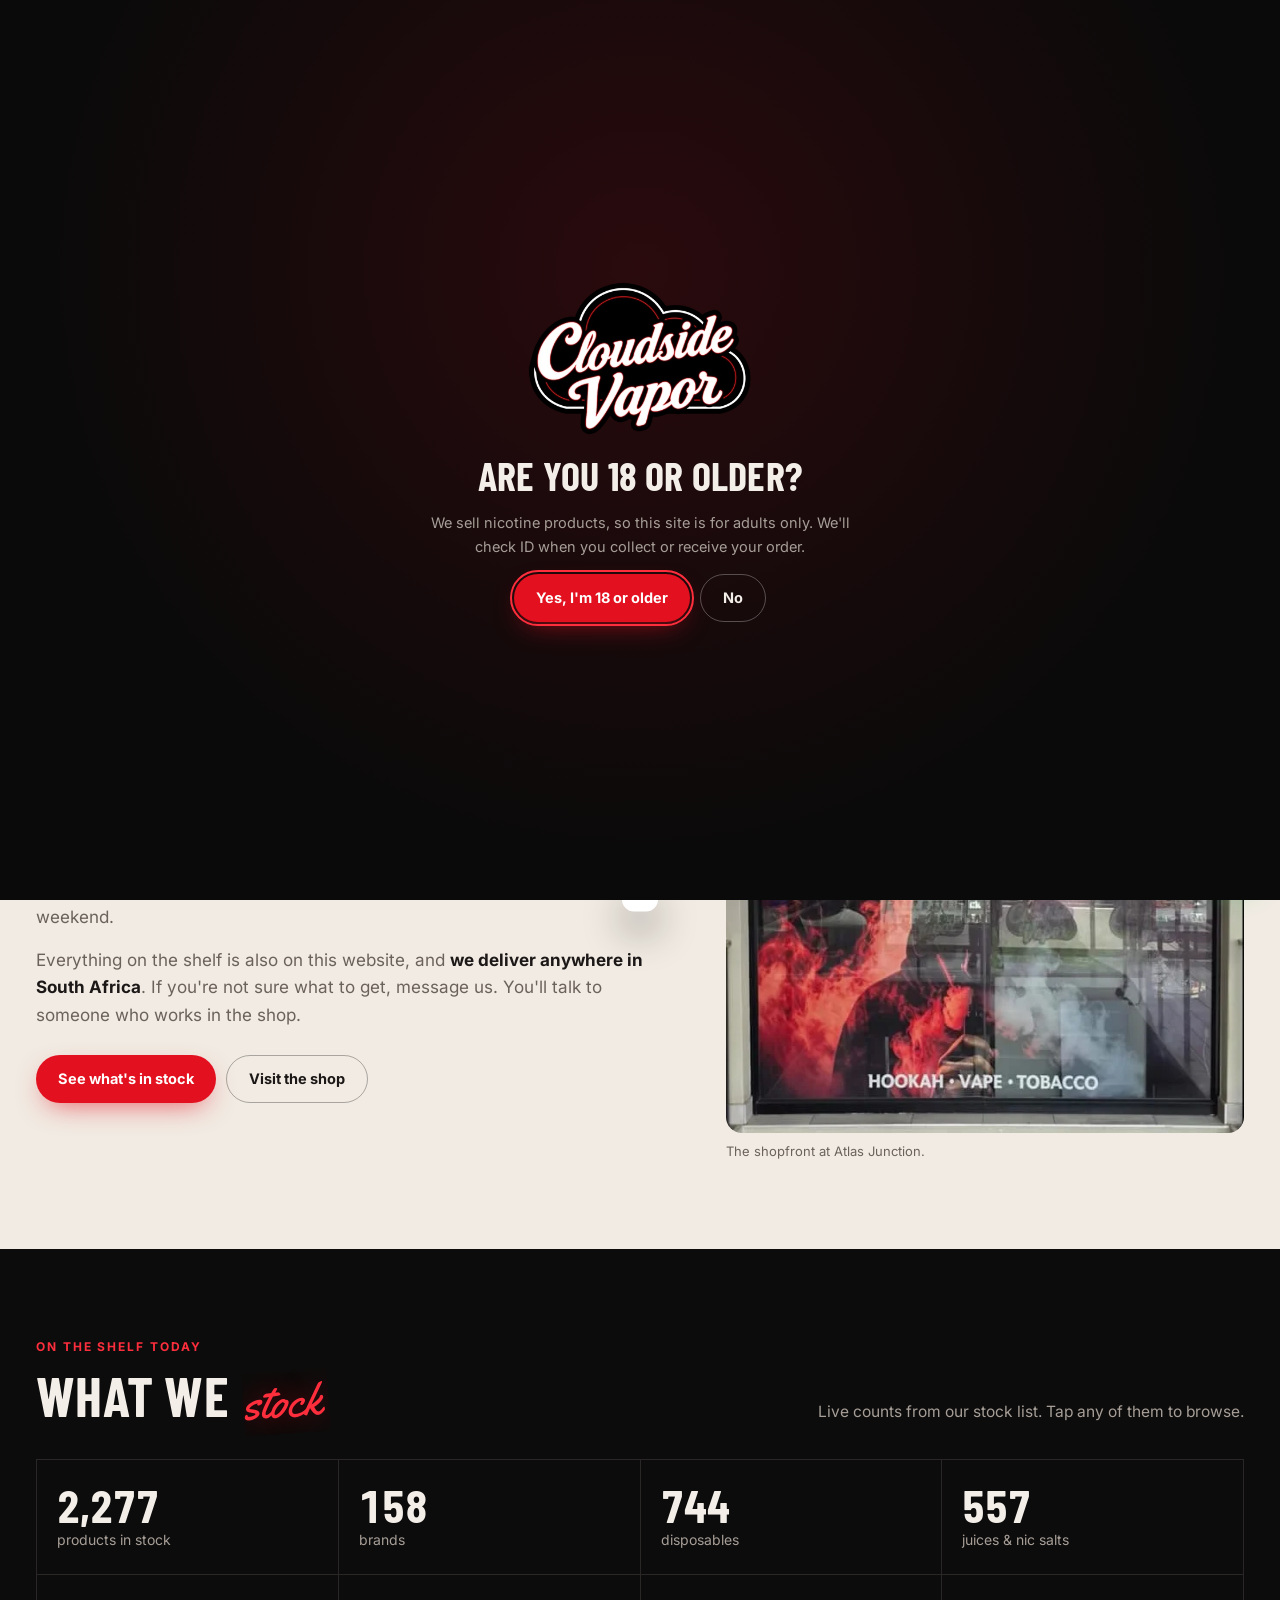
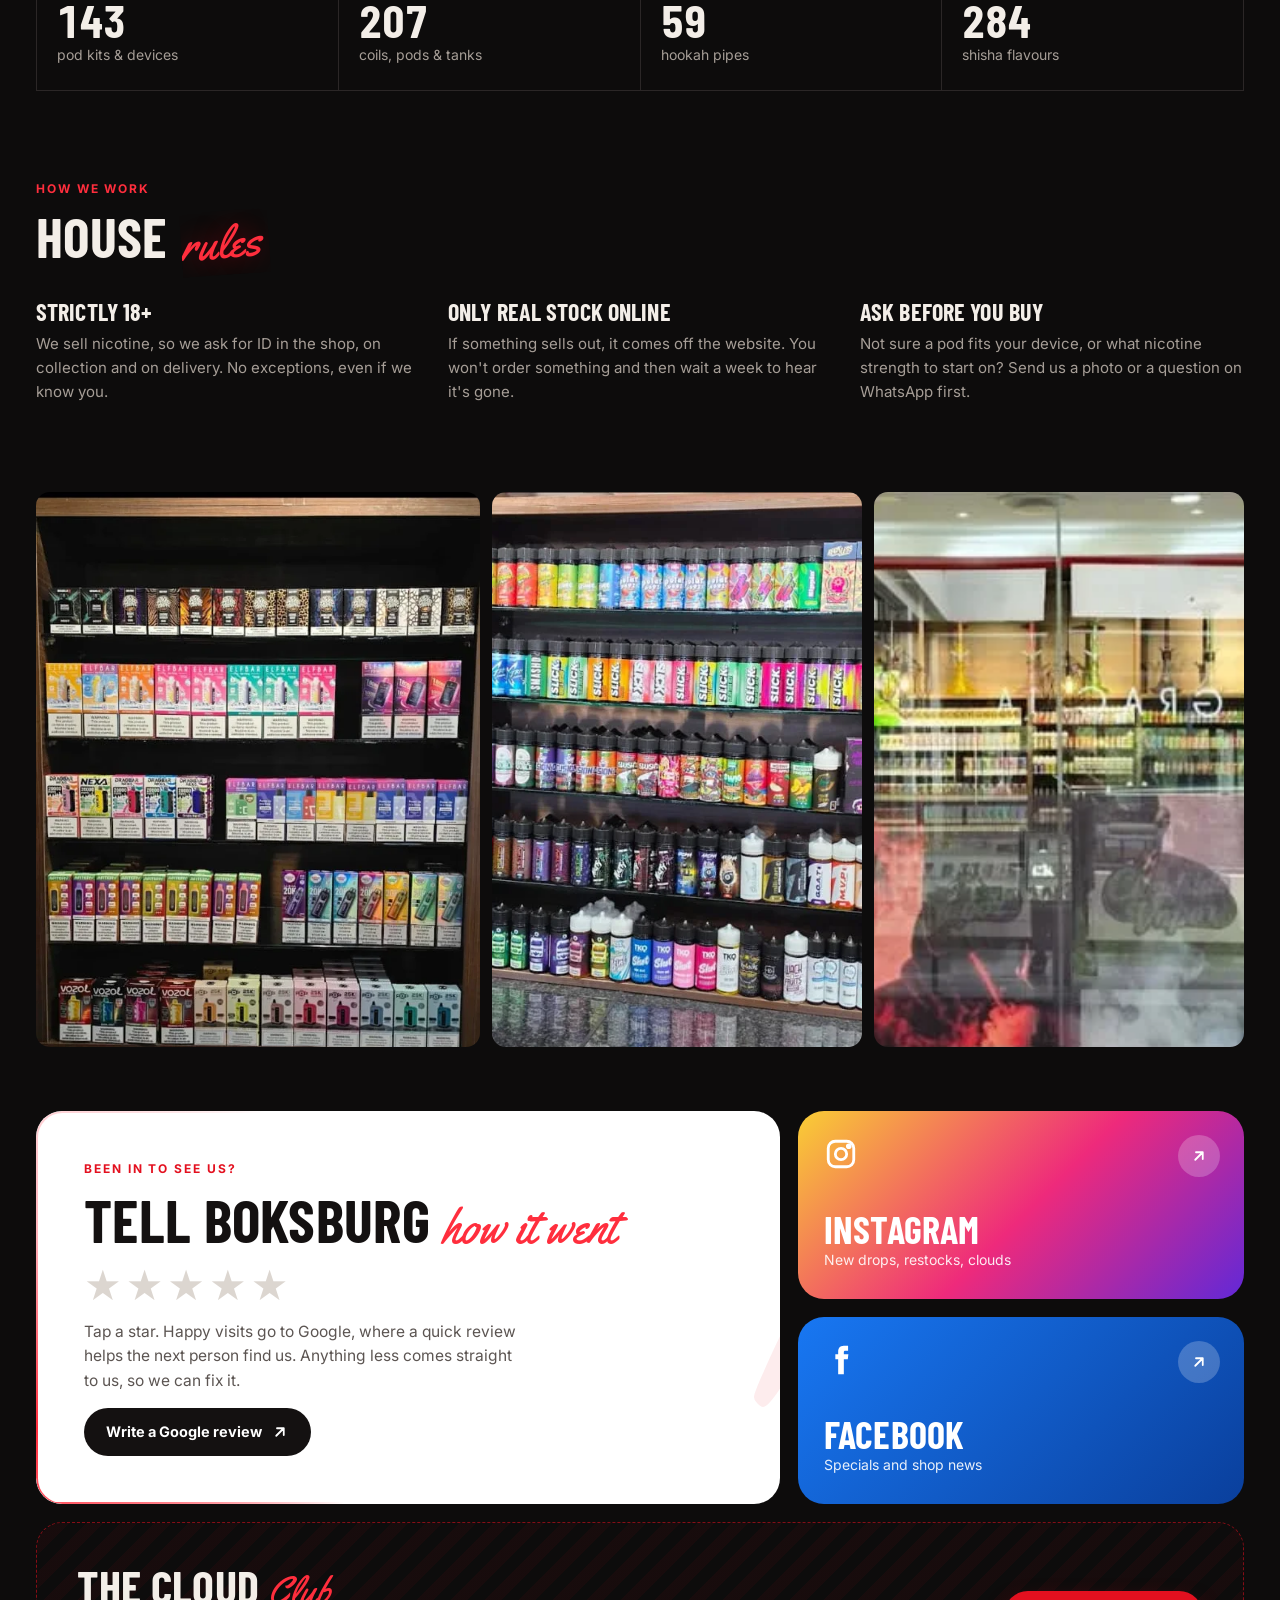
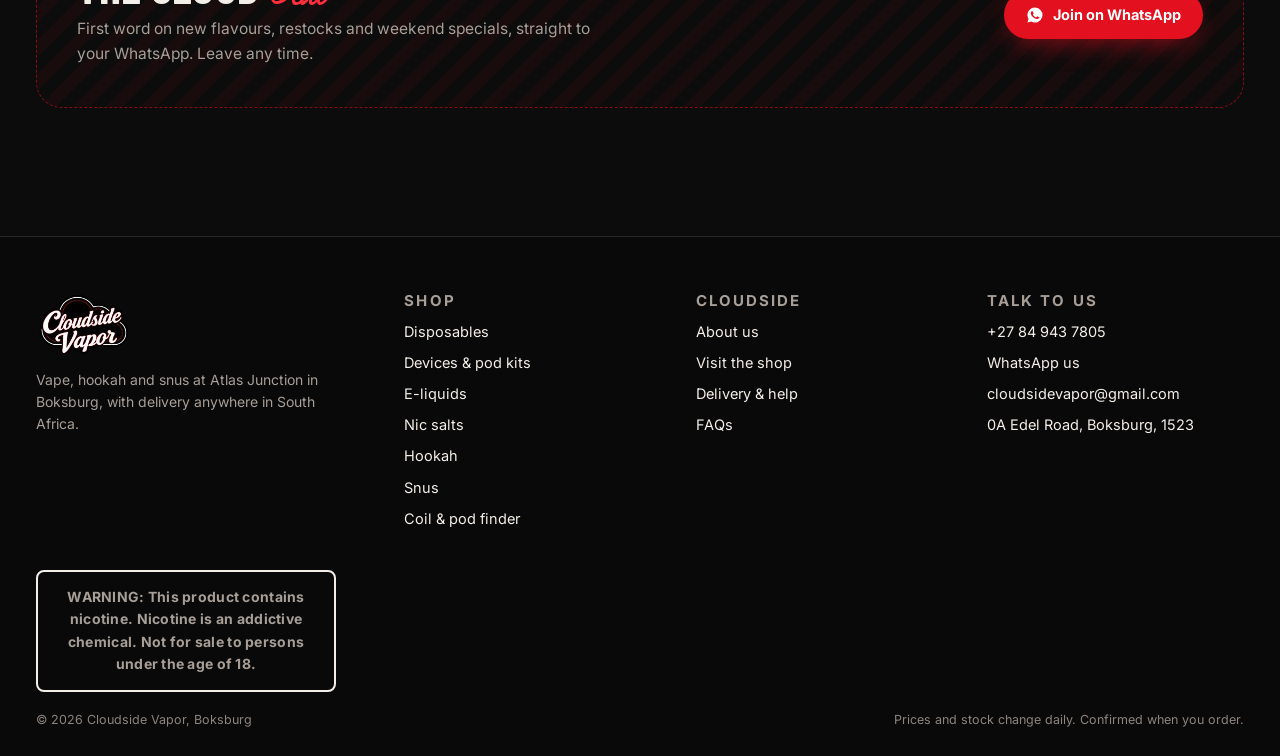
<file: about.html>
<!doctype html>
<html lang="en-ZA">
<head>
<meta charset="utf-8">
<meta name="viewport" content="width=device-width, initial-scale=1, viewport-fit=cover">
<title>About us · Cloudside Vapor</title>
<meta name="description" content="Cloudside Vapor is a vape, hookah and tobacco shop at Atlas Junction, Boksburg, with delivery across South Africa.">
<meta name="robots" content="noindex, nofollow">
<meta name="theme-color" content="#0d0c0c">
<link rel="icon" href="assets/img/icon.png">
<link rel="preload" href="assets/fonts/inter.woff2" as="font" type="font/woff2" crossorigin>
<link rel="preload" href="assets/fonts/barlow-condensed-700.woff2" as="font" type="font/woff2" crossorigin>
<link rel="stylesheet" href="assets/site.css">
<style>
.story{display:grid;grid-template-columns:1.1fr .9fr;gap:56px;align-items:center}
.story p{font-size:17px;color:var(--paper-mute);max-width:56ch}
.story p+p{margin-top:16px}
.story p b{color:var(--paper-ink)}
.story figure img{border-radius:16px;width:100%}
.story figcaption{font-size:13px;color:var(--paper-mute);margin-top:8px}
.stock{display:grid;grid-template-columns:repeat(4,1fr);border-top:1px solid var(--line);border-left:1px solid var(--line)}
.stock a{padding:22px 20px;border-right:1px solid var(--line);border-bottom:1px solid var(--line);transition:background .2s}
.stock a:hover{background:var(--panel)}
.stock b{display:block;font-family:var(--head);font-size:46px;line-height:1;font-variant-numeric:tabular-nums}
.stock span{color:var(--mute);font-size:14px}
.rules{display:grid;grid-template-columns:repeat(3,1fr);gap:28px}
.rules h3{font-size:24px;text-transform:uppercase;margin-bottom:8px}
.rules p{color:var(--mute);font-size:15px}
.gallery{display:grid;grid-template-columns:1.2fr 1fr 1fr;gap:12px}
.gallery img{border-radius:14px;width:100%;height:100%;object-fit:cover;aspect-ratio:4/5}
.cta{display:flex;gap:10px;flex-wrap:wrap;margin-top:26px}
@media (max-width:900px){.story{grid-template-columns:1fr}.stock{grid-template-columns:repeat(2,1fr)}.rules{grid-template-columns:1fr}.gallery{grid-template-columns:1fr 1fr}.gallery img:first-child{grid-column:1/-1;aspect-ratio:1}}
</style>
</head>
<body data-page="about">
<script src="assets/site.js"></script>
<main id="main">
  <div class="wrap">
    <nav class="crumbs" aria-label="Breadcrumb"><a href="index.html">Home</a><span>/</span><span>About us</span></nav>
    <header class="phead"><span class="tag">About Cloudside</span><h1 style="margin-top:12px">Behind the <span class="script">counter</span></h1>
      <p>Cloudside Vapor is a vape, hookah and tobacco shop on Atlas Road in Boksburg. Walk in, or order from anywhere in the country.</p></header>
  </div>

  <section class="sec paper" style="margin-top:48px">
    <div class="wrap story">
      <div>
        <span class="tag">Who we are</span>
        <h2 style="margin:12px 0 22px">Atlas Junction, <span class="script">Boksburg</span></h2>
        <p>Cloudside Vapor is at <b>0A Edel Road in Atlas Junction</b>. Walk in and you'll see hookah pipes along the top shelf, a whole wall of disposables, and rows of 100ml and 120ml juices from local and international brands.</p>
        <p>We keep a wide range because people vape differently. Some want a disposable they can grab and go. Others are building a tank setup, and plenty just want their usual shisha flavour and a box of coals for the weekend.</p>
        <p>Everything on the shelf is also on this website, and <b>we deliver anywhere in South Africa</b>. If you're not sure what to get, message us. You'll talk to someone who works in the shop.</p>
        <div class="cta"><a class="btn btn-red" href="shop.html">See what's in stock</a><a class="btn btn-line" href="visit.html">Visit the shop</a></div>
      </div>
      <figure><img src="assets/img/shopfront.webp" alt="The Cloudside Vapor shopfront" width="600" height="583" loading="lazy"><figcaption>The shopfront at Atlas Junction.</figcaption></figure>
    </div>
  </section>

  <section class="sec">
    <div class="wrap">
      <div class="sec-head"><div><span class="tag">On the shelf today</span><h2>What we <span class="script">stock</span></h2></div><p>Live counts from our stock list. Tap any of them to browse.</p></div>
      <div class="stock" id="stock"></div>
    </div>
  </section>

  <section class="sec" style="padding-top:0">
    <div class="wrap">
      <div class="sec-head"><div><span class="tag">How we work</span><h2>House <span class="script">rules</span></h2></div></div>
      <div class="rules">
        <div class="rv"><h3>Strictly 18+</h3><p>We sell nicotine, so we ask for ID in the shop, on collection and on delivery. No exceptions, even if we know you.</p></div>
        <div class="rv"><h3>Only real stock online</h3><p>If something sells out, it comes off the website. You won't order something and then wait a week to hear it's gone.</p></div>
        <div class="rv"><h3>Ask before you buy</h3><p>Not sure a pod fits your device, or what nicotine strength to start on? Send us a photo or a question on WhatsApp first.</p></div>
      </div>
    </div>
  </section>

  <section class="sec" style="padding-top:0">
    <div class="wrap">
      <div class="gallery" style="margin-bottom:64px">
        <img src="assets/img/disposables.webp" alt="Disposables wall: Elf Bar, Dragbar, Artery, Vozol and more" width="600" height="795" loading="lazy">
        <img src="assets/img/eliquids.webp" alt="Rows of e-liquid bottles" width="600" height="685" loading="lazy">
        <img src="assets/img/interior.webp" alt="Hookah pipes on display inside the shop" width="600" height="337" loading="lazy">
      </div>
      <div data-community></div>
    </div>
  </section>
</main>
<script>
loadProducts().then((all) => {
  const fmt = (n) => n.toLocaleString("en-ZA").replace(/ /g, " ");
  const n = (fn) => fmt(all.filter(fn).length);
  const brands = new Set(all.map((p) => p.b).filter(Boolean)).size;
  $("#stock").innerHTML = [
    [n(() => true), "products in stock", "shop.html"],
    [brands, "brands", "shop.html"],
    [n((p) => p.s === "Disposables"), "disposables", "shop.html?s=Disposables"],
    [n((p) => p.s === "Nic Salts" || p.s === "E Liquids"), "juices & nic salts", "shop.html?c=vape"],
    [n((p) => p.s === "Devices"), "pod kits & devices", "shop.html?s=Devices"],
    [n((p) => p.s === "Coils, Pods & Tanks"), "coils, pods & tanks", "shop.html?s=Coils%2C+Pods+%26+Tanks"],
    [n((p) => p.s === "Hookah Pipes"), "hookah pipes", "shop.html?s=Hookah+Pipes"],
    [n((p) => p.s === "Hookah Flavour"), "shisha flavours", "shop.html?s=Hookah+Flavour"]
  ].map(([v, l, h]) => `<a href="${h}"><b>${v}</b><span>${l}</span></a>`).join("");
});
</script>
</body>
</html>
</file>
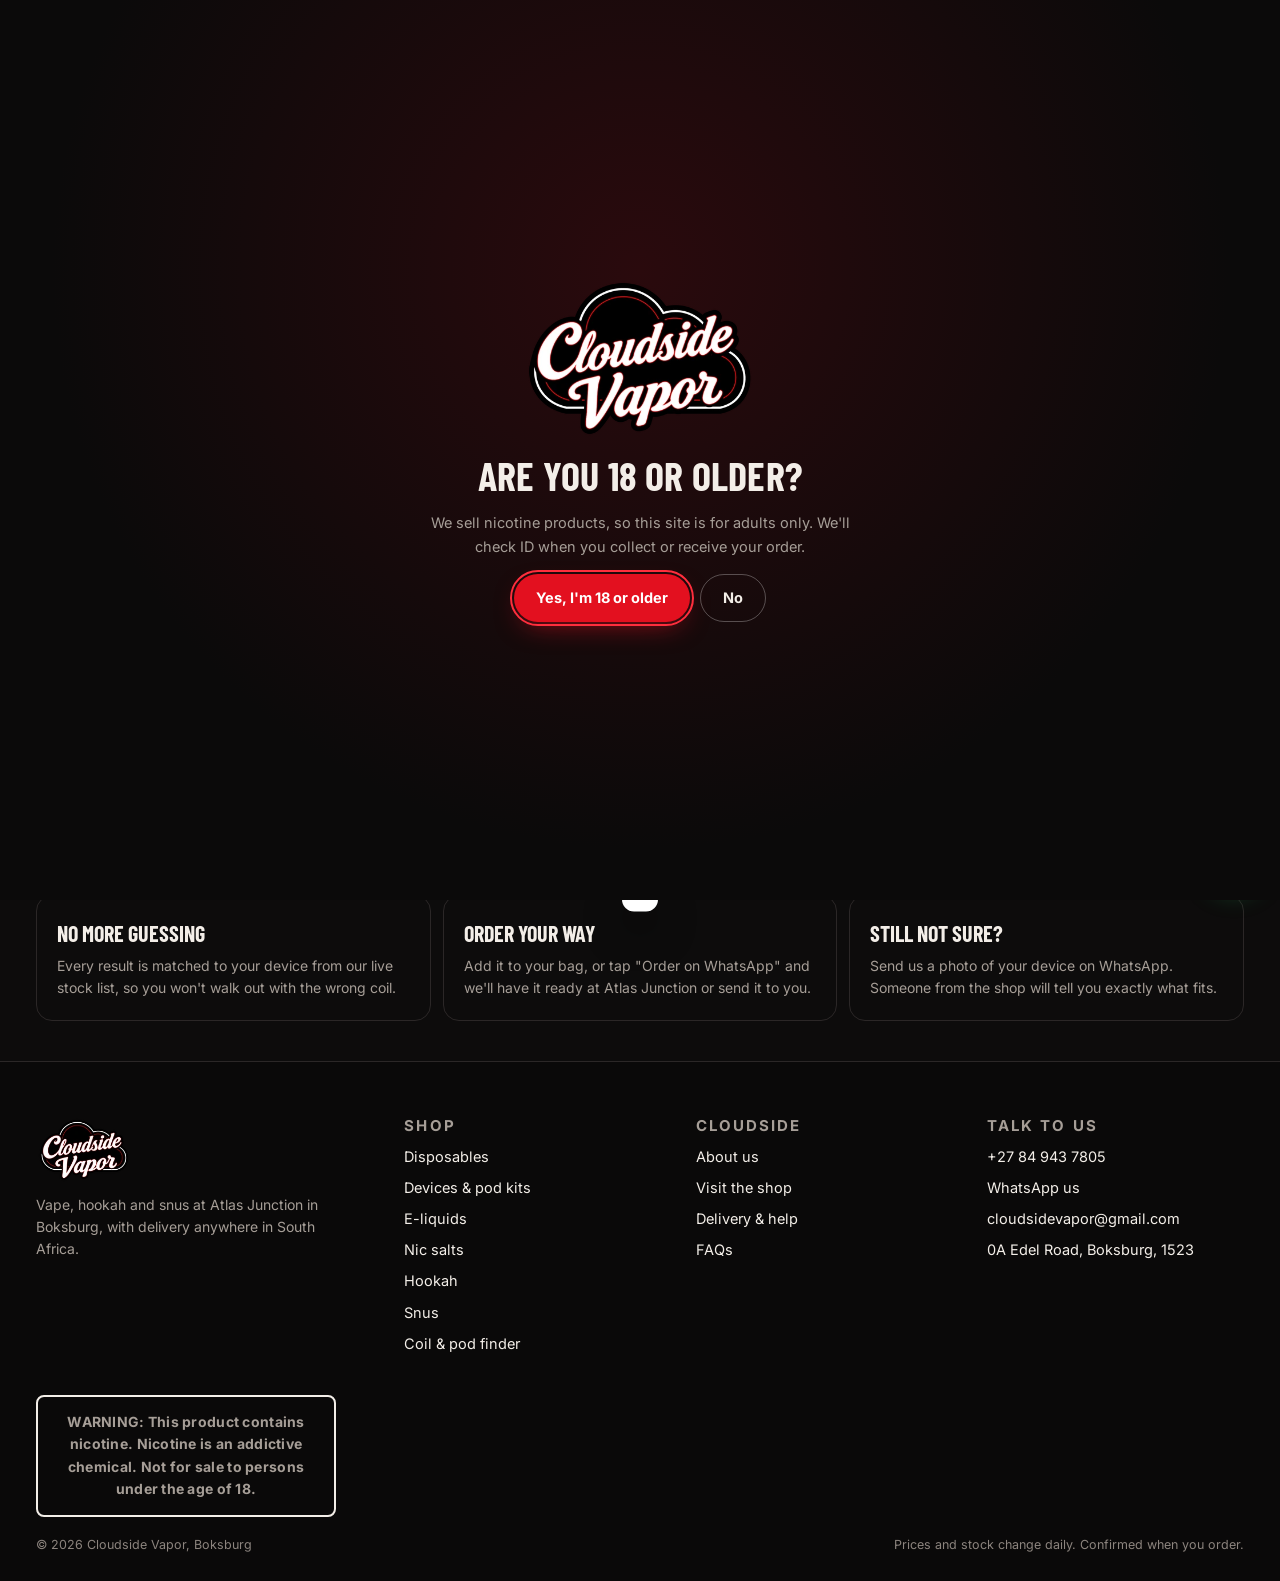
<file: fit.html>
<!doctype html>
<html lang="en-ZA">
<head>
<meta charset="utf-8">
<meta name="viewport" content="width=device-width, initial-scale=1, viewport-fit=cover">
<title>Coil & Pod Finder · Cloudside Vapor</title>
<meta name="description" content="Pick your device and see the coils, pods and juices that fit it, in stock at Cloudside Vapor, Boksburg. Order on WhatsApp or add to your bag.">
<meta name="robots" content="noindex, nofollow">
<meta name="theme-color" content="#0d0c0c">
<link rel="icon" href="assets/img/icon.png">
<link rel="preload" href="assets/fonts/inter.woff2" as="font" type="font/woff2" crossorigin>
<link rel="preload" href="assets/fonts/barlow-condensed-700.woff2" as="font" type="font/woff2" crossorigin>
<link rel="stylesheet" href="assets/site.css">
<style>
.fhero{position:relative;z-index:5;border-bottom:1px solid var(--line);background:radial-gradient(ellipse 60% 70% at 85% 30%,rgba(227,16,31,.2),transparent 70%),var(--bg)}
.fhero .wrap{position:relative;z-index:1;padding-block:30px 46px;display:grid;grid-template-columns:1.2fr .8fr;gap:40px;align-items:end}
.fhero h1{font-size:clamp(46px,7.4vw,96px);line-height:.9;margin-top:12px}
.fhero p{color:var(--mute);max-width:560px;margin-top:16px;font-size:16.5px}
.facts{display:flex;gap:10px 28px;flex-wrap:wrap;margin-top:24px}
.facts div{border-left:2px solid var(--red);padding-left:12px;font-size:12.5px;color:var(--mute);text-transform:uppercase;letter-spacing:.06em}
.facts b{display:block;font-family:var(--head);font-size:34px;line-height:1;color:var(--ink);letter-spacing:0}
.find{position:relative;display:grid;gap:10px}
.find label{font-size:12px;font-weight:700;letter-spacing:.14em;text-transform:uppercase;color:var(--dim)}
.fsearch{display:flex;align-items:center;gap:10px;height:58px;padding:0 18px;border-radius:16px;background:var(--panel2);border:1.5px solid var(--line);transition:border-color .2s,box-shadow .2s}
.fsearch:focus-within{border-color:var(--red);box-shadow:0 0 0 5px rgba(227,16,31,.15)}
.fsearch svg{width:20px;color:var(--dim);flex:none}
.fsearch input{flex:1;background:none;border:0;outline:0;font-size:16px;min-width:0}
.sugg{position:absolute;left:0;right:0;top:calc(100% + 6px);z-index:30;background:#151212;border:1px solid var(--line);border-radius:14px;overflow:hidden;box-shadow:0 24px 50px rgba(0,0,0,.6)}
.sugg button,.sugg .sbtn{display:flex;justify-content:space-between;gap:12px;width:100%;padding:12px 16px;text-align:left;font-size:14.5px;border-bottom:1px solid var(--line)}
.sugg button:last-child{border:0}
.sugg button:hover,.sugg button.on{background:rgba(227,16,31,.12)}
.sugg small{color:var(--dim);white-space:nowrap}
.mine{display:inline-flex;align-items:center;gap:8px;font-size:13.5px;color:var(--mute)}
.mine button{color:var(--ink);font-weight:600;text-decoration:underline;text-underline-offset:3px}

.stepl{display:flex;align-items:center;gap:12px;margin:34px 0 14px}
.stepl b{width:30px;height:30px;border-radius:50%;background:var(--red);color:#fff;display:grid;place-items:center;font-family:var(--head);font-size:18px;flex:none}
.stepl h2{font-size:28px}
.brands{display:grid;grid-template-columns:repeat(auto-fill,minmax(150px,1fr));gap:10px}
.brandb{padding:16px;border-radius:16px;background:var(--panel);border:1.5px solid var(--line);text-align:left;transition:all .25s var(--ease)}
.brandb:hover{border-color:#5a4f4f;transform:translateY(-2px)}
.brandb[aria-pressed="true"]{border-color:var(--red);background:linear-gradient(160deg,rgba(227,16,31,.18),var(--panel))}
.brandb b{display:block;font-family:var(--head);font-size:24px;text-transform:uppercase;line-height:1}
.brandb span{font-size:12.5px;color:var(--mute)}
.models{display:flex;flex-wrap:wrap;gap:8px}
.model{padding:11px 16px;border-radius:999px;border:1.5px solid var(--line);font-size:14px;font-weight:600;color:var(--mute);transition:all .2s;background:rgba(255,255,255,.02)}
.model:hover{color:var(--ink);border-color:#fff}
.model[aria-pressed="true"]{background:#fff;color:#111;border-color:#fff}
.model small{opacity:.6;font-weight:500;margin-left:4px}

.res{margin-top:34px;border-radius:26px;border:1px solid var(--line);background:linear-gradient(180deg,#151212,var(--bg));padding:clamp(18px,3.5vw,36px);animation:qin .5s var(--ease)}
@keyframes qin{from{opacity:0;transform:translateY(18px)}}
.rhead{display:grid;grid-template-columns:auto 1fr auto;gap:20px;align-items:center;padding-bottom:22px;border-bottom:1px solid var(--line)}
.rhead .pic{width:96px;height:96px;border-radius:18px;background:#fff;overflow:hidden;display:grid;place-items:center}
.rhead .pic img{width:100%;height:100%;object-fit:contain;padding:8px}
.rhead .pic .noimg img{width:70%}
.rhead .tag{display:block;margin-bottom:6px}
.rhead h2{font-size:clamp(28px,3.6vw,42px);text-transform:none;line-height:1}
.rhead p{color:var(--mute);margin-top:6px;font-size:14.5px}
.rhead p b{color:var(--ok)}
.grp{margin-top:26px}
.grp h3{font-size:22px;text-transform:uppercase;display:flex;align-items:baseline;gap:10px;margin-bottom:12px}
.grp h3 small{font-family:var(--body);font-size:13px;color:var(--dim);font-weight:600;text-transform:none}
.fitgrid{display:grid;grid-template-columns:repeat(auto-fill,minmax(200px,1fr));gap:14px}
.fitc{display:flex;flex-direction:column}
.fitc .card{border-bottom-left-radius:0;border-bottom-right-radius:0;flex:1}
.ordwa{display:flex;align-items:center;justify-content:center;gap:8px;height:42px;border-radius:0 0 var(--r) var(--r);background:#1d3b2a;color:#7ee3a8;font-weight:700;font-size:13.5px;border:1px solid #24563a;border-top:0;transition:background .2s,color .2s}
.ordwa:hover{background:#25d366;color:#05301a}
.ordwa svg{width:16px;height:16px}
.ohm{margin-top:24px;display:grid;grid-template-columns:repeat(3,1fr);gap:10px}
.ohm div{padding:14px 16px;border-radius:14px;background:var(--panel);border:1px solid var(--line);font-size:13.5px;color:var(--mute)}
.ohm b{display:block;color:var(--ink);font-size:14.5px;margin-bottom:2px}
.jtabs{display:flex;gap:6px;flex-wrap:wrap;margin-bottom:12px}
.jtabs button{padding:8px 14px;border-radius:999px;border:1px solid var(--line);font-size:13px;font-weight:600;color:var(--mute)}
.jtabs button[aria-pressed="true"]{background:var(--red);border-color:var(--red);color:#fff}
.help{margin-top:28px;display:flex;justify-content:space-between;align-items:center;gap:16px 24px;flex-wrap:wrap;padding:20px 22px;border-radius:18px;border:1.5px dashed rgba(37,211,102,.45);background:rgba(37,211,102,.05)}
.help b{font-size:16px}
.help p{color:var(--mute);font-size:14px;margin-top:2px}
.empty{padding:40px 10px}
.how{display:grid;grid-template-columns:repeat(3,1fr);gap:12px;margin-top:40px}
.how div{padding:20px;border-radius:16px;border:1px solid var(--line)}
.how b{display:block;font-family:var(--head);font-size:22px;text-transform:uppercase;margin-bottom:4px}
.how p{color:var(--mute);font-size:14px}
@media (max-width:900px){.fhero .wrap{grid-template-columns:1fr;gap:24px}.ohm,.how{grid-template-columns:1fr}.rhead{grid-template-columns:auto 1fr}.rhead>.btn{grid-column:1/-1}}
@media (max-width:560px){.rhead .pic{width:72px;height:72px}.fitgrid{grid-template-columns:repeat(2,minmax(0,1fr));gap:10px}.ordwa{font-size:12px;gap:5px}}
</style>
</head>
<body data-page="fit">
<script src="assets/site.js"></script>
<script src="assets/fits.js"></script>
<main id="main">
  <section class="fhero">
    <div class="wrap">
      <div>
        <nav class="crumbs" aria-label="Breadcrumb" style="padding-top:0"><a href="index.html">Home</a><span>/</span><span>Coil &amp; Pod Finder</span></nav>
        <span class="tag" style="display:block;margin-top:16px">Coil &amp; Pod Finder</span>
        <h1>What fits my <span class="script">device?</span></h1>
        <p>Pick your device and see every coil, pod and tank that fits it, all in stock right now, plus juice that suits it. Add to your bag or order straight on WhatsApp.</p>
        <div class="facts"><div><b id="n-dev">65</b>devices covered</div><div><b id="n-fit">190</b>coils &amp; pods matched</div><div><b>24/7</b>no waiting for the counter</div></div>
      </div>
      <div class="find">
        <label for="fq">Find your device</label>
        <div class="fsearch"><span id="fq-ic"></span><input id="fq" type="search" autocomplete="off" placeholder="e.g. XROS 4, Nord 5, Caliburn G2" aria-controls="sugg" aria-autocomplete="list"></div>
        <div class="sugg" id="sugg" role="listbox" hidden></div>
        <span class="mine" id="mine" hidden></span>
      </div>
    </div>
  </section>

  <div class="wrap">
    <div class="stepl"><b>1</b><h2>Pick the brand</h2></div>
    <div class="brands" id="brands"></div>
    <div id="step2" hidden>
      <div class="stepl"><b>2</b><h2>Pick your device</h2></div>
      <div class="models" id="models"></div>
    </div>
    <div id="result"></div>
    <div class="how" id="how">
      <div><b>No more guessing</b><p>Every result is matched to your device from our live stock list, so you won't walk out with the wrong coil.</p></div>
      <div><b>Order your way</b><p>Add it to your bag, or tap "Order on WhatsApp" and we'll have it ready at Atlas Junction or send it to you.</p></div>
      <div><b>Still not sure?</b><p>Send us a photo of your device on WhatsApp. Someone from the shop will tell you exactly what fits.</p></div>
    </div>
  </div>
</main>
<script>
$("#fq-ic").outerHTML = I.search;
const fmt = (n) => n.toLocaleString("en-ZA").replace(/ /g, " ");
const BRANDS = [...new Set(FITS.map((f) => f.brand))];
let ALL = [], brand = "", fam = null, jtab = "", jflav = "";

const typeOf = (p) => /tank|glass|\brta\b|\brda\b|drip/i.test(p.n) ? "Tanks & glass" : /pod|cartridge|cartdridge/i.test(p.n) ? "Pods & cartridges" : "Coils";
const devicePic = (f) => f.devRe && ALL.find((p) => p.s === "Devices" && p.t && f.devRe.test(p.n) && !(f.notRe && f.notRe.test(p.n)));
const ohms = (n) => parseFloat((n.match(/(\d+(?:\.\d+)?)\s*ohm/i) || [])[1]) || 9;

function fitCard(p, i) {
  const msg = `Hi Cloudside, I'd like to order: ${p.n} (${p.p ? R(p.p) : "price?"})${fam ? ` for my ${fam.name.replace(/\s*\(.*\)/, "")}` : ""}. Is it in stock?`;
  return `<div class="fitc">${cardHtml(p, i)}<a class="ordwa" href="${wa(msg)}" target="_blank" rel="noopener">${I.wa} Order on WhatsApp</a></div>`;
}

function drawBrands() {
  $("#brands").innerHTML = BRANDS.map((b) => {
    const n = FITS.filter((f) => f.brand === b).length;
    return `<button class="brandb" data-brand="${esc(b)}" aria-pressed="${b === brand}"><b>${esc(b)}</b><span>${n} device${n > 1 ? "s" : ""}</span></button>`;
  }).join("");
}
function drawModels() {
  $("#step2").hidden = !brand;
  $("#models").innerHTML = FITS.filter((f) => f.brand === brand).map((f) =>
    `<button class="model" data-fam="${f.id}" aria-pressed="${fam === f}">${esc(f.name)}<small>${fitsFor(f, ALL).length}</small></button>`).join("");
}
function drawResult(scroll) {
  const box = $("#result");
  $("#how").hidden = !!fam;
  if (!fam) { box.innerHTML = ""; return; }
  const items = fitsFor(fam, ALL).sort((a, b) => (!!b.t - !!a.t) || ohms(a.n) - ohms(b.n));
  const groups = ["Pods & cartridges", "Coils", "Tanks & glass"].map((g) => [g, items.filter((p) => typeOf(p) === g)]).filter(([, l]) => l.length);
  const pic = devicePic(fam);
  if (!jtab) jtab = fam.juice === "free" ? "E Liquids" : "Nic Salts";
  const short = fam.name.replace(/\s*\(.*\)/, "");
  box.innerHTML = `<section class="res" id="res" aria-live="polite">
    <div class="rhead">
      <div class="pic">${pic ? `<img src="${esc(pic.t)}" alt="${esc(pic.n)}">` : `<div class="noimg"><img src="assets/img/logo-sm.webp" alt=""></div>`}</div>
      <div><span class="tag">${esc(fam.brand)} · your device</span><h2>${esc(fam.name)}</h2><p><b>${items.length} part${items.length > 1 ? "s" : ""} in stock</b> that fit${pic ? ` · <a class="link" href="product.html?id=${pic.id}">see the device</a>` : ""}</p></div>
      <button class="btn btn-line btn-sm" id="share-fit">Share this list</button>
    </div>
    ${groups.map(([g, l]) => `<div class="grp"><h3>${g}<small>${l.length} in stock</small></h3><div class="fitgrid">${l.map(fitCard).join("")}</div></div>`).join("")}
    ${fam.id === "rebuild" ? "" : `<div class="ohm">
      <div><b>Lower ohms (0.15–0.4Ω)</b>Bigger clouds and more flavour. Use with e-liquid at 3mg.</div>
      <div><b>Middle (0.6–0.8Ω)</b>The all-rounder. Works with most nic salts and juices.</div>
      <div><b>Higher (1.0–1.4Ω)</b>Tighter, cigarette-style draw. Best with nic salts.</div></div>`}
    <div class="grp" id="juice"><h3>Juice for your ${esc(short)}</h3>
      <div class="jtabs" id="jtabs">${fam.juice === "both" ? `<button data-jt="Nic Salts" aria-pressed="${jtab === "Nic Salts"}">Nic salts</button><button data-jt="E Liquids" aria-pressed="${jtab === "E Liquids"}">E-liquids</button><span style="width:10px"></span>` : ""}
        <button data-jf="" aria-pressed="${!jflav}">All flavours</button>${Object.entries(FLAVOURS).map(([k, v]) => `<button data-jf="${k}" aria-pressed="${jflav === k}">${v.label}</button>`).join("")}</div>
      <div class="rail" id="jrail"></div></div>
    <div class="help"><div><b>Not sure, or can't see your device?</b><p>Send us a photo of it on WhatsApp and we'll tell you exactly what fits.</p></div>
      <a class="btn btn-wa" target="_blank" rel="noopener" href="${wa(`Hi Cloudside, I have a ${short}. Can you help me find the right coils or pods? (I'll send a photo)`)}">${I.wa} Ask the shop</a></div>
  </section>`;
  drawJuice();
  $("#share-fit").onclick = async () => {
    const url = location.href;
    try { if (navigator.share) await navigator.share({ title: `Coils & pods for ${short}`, url }); else { await navigator.clipboard.writeText(url); toast("Link copied. Send it to a friend with the same device."); } } catch {}
  };
  if (scroll) $("#res").scrollIntoView({ behavior: "smooth", block: "start" });
}
function drawJuice() {
  const re = jflav ? FLAVOURS[jflav].re : null;
  const list = ALL.filter((p) => p.s === jtab && p.t && p.p && (!re || re.test(p.n))).sort((a, b) => b.new - a.new);
  const seen = new Set(), mix = list.filter((p) => !seen.has(p.b) && seen.add(p.b)).concat(list).filter((p, i, a) => a.indexOf(p) === i).slice(0, 12);
  $("#jrail").innerHTML = mix.map(cardHtml).join("") || `<p class="muted">Nothing in that flavour right now.</p>`;
  $$("#jtabs [data-jt]").forEach((b) => b.setAttribute("aria-pressed", b.dataset.jt === jtab));
  $$("#jtabs [data-jf]").forEach((b) => b.setAttribute("aria-pressed", b.dataset.jf === jflav));
}
function choose(f, scroll = true) {
  fam = f; brand = f ? f.brand : brand; jtab = ""; jflav = "";
  if (f) { store.set("cv_device", f.id); history.replaceState(null, "", "fit.html?d=" + f.id); document.title = `Coils & pods for ${f.name.replace(/\s*\(.*\)/, "")} · Cloudside Vapor`; }
  drawBrands(); drawModels(); drawResult(scroll); drawMine();
}
function drawMine() {
  const id = store.get("cv_device", ""), f = FITS.find((x) => x.id === id);
  $("#mine").hidden = !f || f === fam;
  if (f && f !== fam) { $("#mine").innerHTML = `Your device: <button id="mine-go">${esc(f.name.replace(/\s*\(.*\)/, ""))}</button>`; $("#mine-go").onclick = () => choose(f); }
}

// search with suggestions
let sIdx = -1;
function suggest() {
  const q = $("#fq").value.trim().toLowerCase(), box = $("#sugg");
  if (!q) { box.hidden = true; return; }
  const words = q.split(/\s+/);
  const hits = FITS.filter((f) => words.every((w) => (f.brand + " " + f.name).toLowerCase().includes(w))).slice(0, 7);
  sIdx = -1;
  box.innerHTML = hits.length ? hits.map((f, i) => `<button role="option" data-fam="${f.id}">${esc(f.name)}<small>${esc(f.brand)} · ${((n) => n + (n === 1 ? " part" : " parts"))(fitsFor(f, ALL).length)}</small></button>`).join("")
    : `<a class="sbtn" href="${wa("Hi Cloudside, what coils or pods fit my " + q + "?")}" target="_blank" rel="noopener">Not listed. Ask us about "${esc(q)}" on WhatsApp</a>`;
  box.hidden = false;
}
$("#fq").addEventListener("input", suggest);
$("#fq").addEventListener("keydown", (e) => {
  const opts = $$("#sugg button"); if (!opts.length || $("#sugg").hidden) return;
  if (e.key === "ArrowDown" || e.key === "ArrowUp") { e.preventDefault(); sIdx = (sIdx + (e.key === "ArrowDown" ? 1 : -1) + opts.length) % opts.length; opts.forEach((o, i) => o.classList.toggle("on", i === sIdx)); }
  if (e.key === "Enter") { e.preventDefault(); (opts[sIdx] || opts[0]).click(); }
});
document.addEventListener("click", (e) => {
  const t = e.target.closest("[data-brand],[data-fam],[data-jt],[data-jf]");
  if (!e.target.closest(".find")) $("#sugg").hidden = true;
  if (!t) return;
  if (t.dataset.brand !== undefined) { brand = t.dataset.brand; fam = null; drawBrands(); drawModels(); drawResult(); $("#step2").scrollIntoView({ behavior: "smooth", block: "center" }); }
  else if (t.dataset.fam) { $("#sugg").hidden = true; $("#fq").value = ""; choose(FITS.find((f) => f.id === t.dataset.fam)); }
  else if (t.dataset.jt) { jtab = t.dataset.jt; drawJuice(); }
  else if (t.dataset.jf !== undefined) { jflav = t.dataset.jf; drawJuice(); }
});

loadProducts().then((all) => {
  ALL = all;
  // plain numbers here: animating them re-lays out the whole results page every frame
  $("#n-dev").textContent = FITS.length;
  $("#n-fit").textContent = all.filter((p) => familiesForCoil(p).length).length;
  const start = FITS.find((f) => f.id === new URLSearchParams(location.search).get("d"));
  start ? choose(start, false) : (drawBrands(), drawMine());
});
</script>
</body>
</html>
</file>
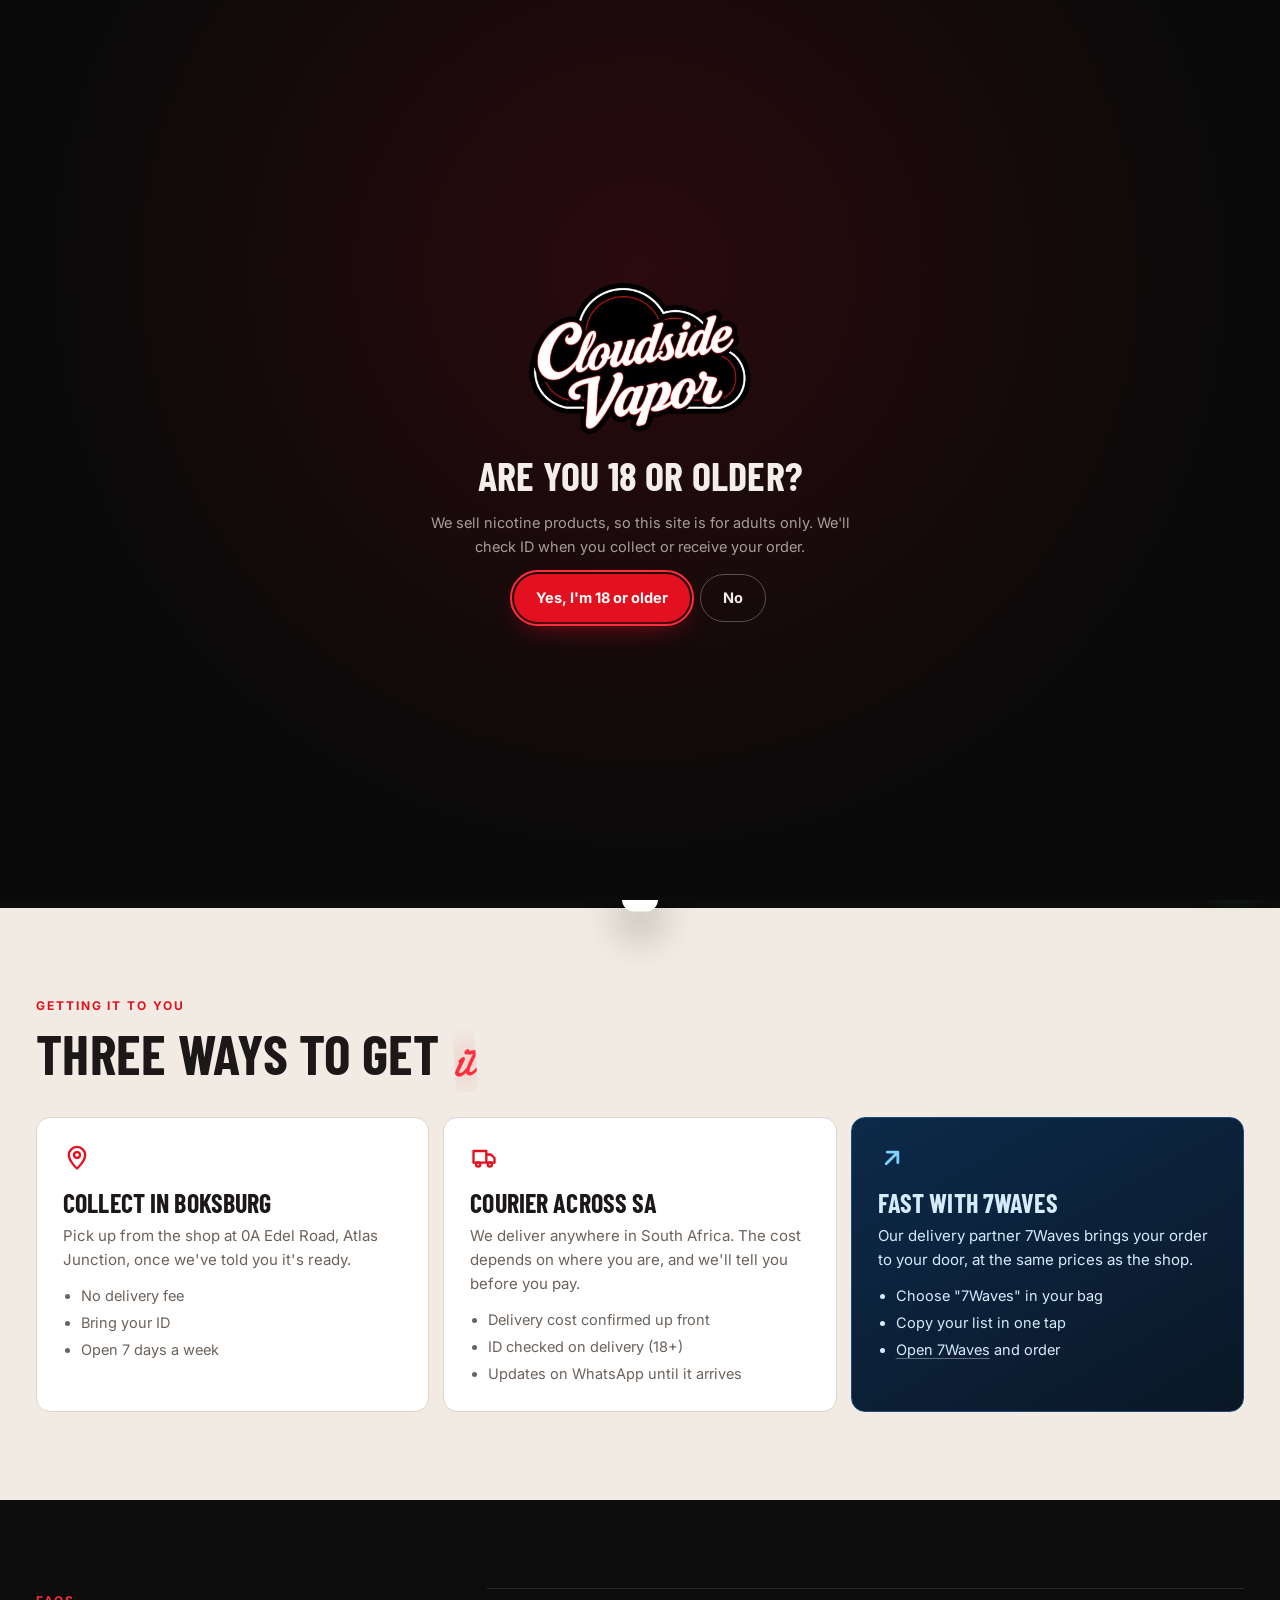
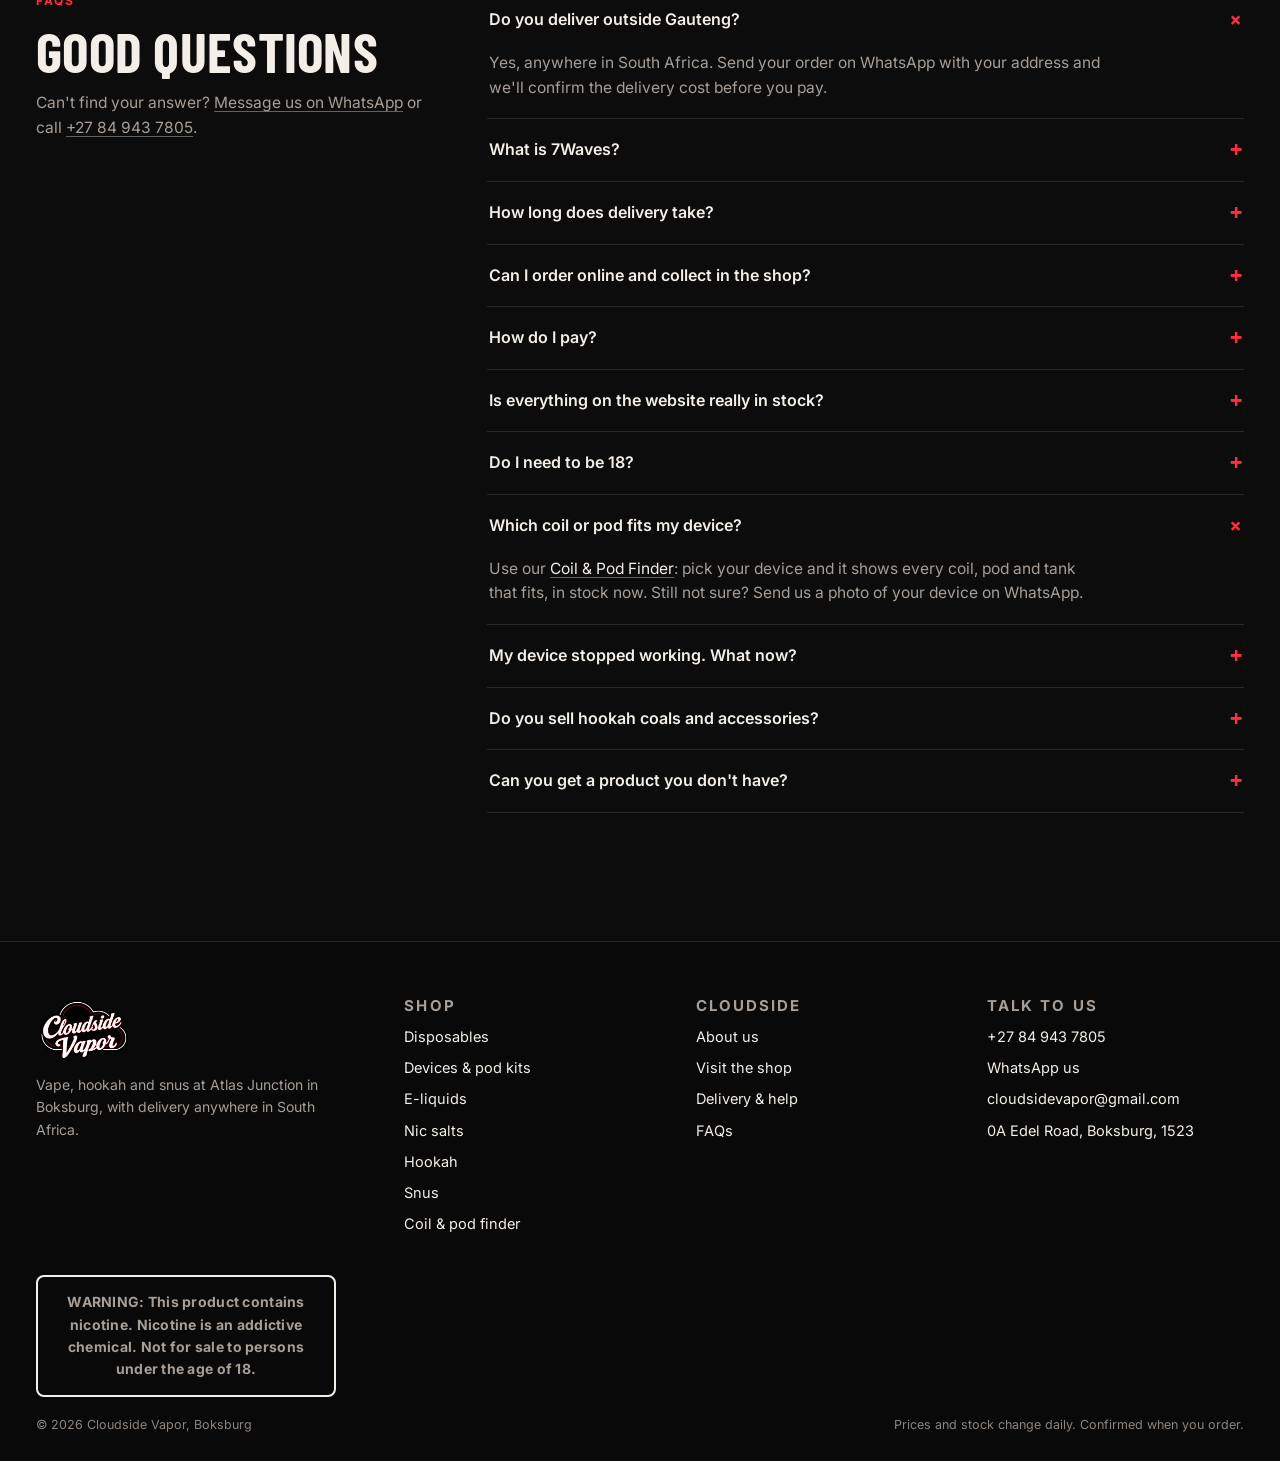
<file: help.html>
<!doctype html>
<html lang="en-ZA">
<head>
<meta charset="utf-8">
<meta name="viewport" content="width=device-width, initial-scale=1, viewport-fit=cover">
<title>Delivery & help · Cloudside Vapor</title>
<meta name="description" content="How ordering, delivery across South Africa, collection in Boksburg and payment work at Cloudside Vapor, plus answers to common questions.">
<meta name="robots" content="noindex, nofollow">
<meta name="theme-color" content="#0d0c0c">
<link rel="icon" href="assets/img/icon.png">
<link rel="preload" href="assets/fonts/inter.woff2" as="font" type="font/woff2" crossorigin>
<link rel="preload" href="assets/fonts/barlow-condensed-700.woff2" as="font" type="font/woff2" crossorigin>
<link rel="stylesheet" href="assets/site.css">
<style>
.steps{display:grid;grid-template-columns:repeat(3,1fr);gap:14px;counter-reset:st}
.step{counter-increment:st;padding:24px;border-radius:var(--r);background:var(--panel);border:1px solid var(--line)}
.step::before{content:counter(st);display:grid;place-items:center;width:38px;height:38px;border-radius:50%;background:var(--red);color:#fff;font-family:var(--head);font-size:22px;margin-bottom:14px}
.step h3{font-size:23px;text-transform:uppercase;margin-bottom:6px}
.step p{color:var(--mute);font-size:14.5px}
.ways{display:grid;grid-template-columns:repeat(3,1fr);gap:14px}
.way.wv{background:linear-gradient(150deg,#0c2a4a,#0b1726);border-color:#1d4a7a}
.way.wv h3,.way.wv p,.way.wv ul{color:#d6ecfb}
.way.wv svg{color:#7dd3fc}
.way{padding:26px;border-radius:var(--r);border:1px solid var(--paper-line);background:#fff}
.way h3{font-size:26px;text-transform:uppercase;margin:10px 0 8px;color:var(--paper-ink)}
.way p{color:var(--paper-mute);font-size:15px}
.way svg{width:28px;height:28px;color:var(--red)}
.way ul{margin:12px 0 0 18px;color:var(--paper-mute);font-size:14.5px;display:grid;gap:4px}
.faq{display:grid;grid-template-columns:.7fr 1.3fr;gap:44px;align-items:start}
.qa{border-top:1px solid var(--line)}
.qa details{border-bottom:1px solid var(--line)}
.qa summary{list-style:none;cursor:pointer;display:flex;justify-content:space-between;gap:16px;padding:18px 2px;font-weight:600;font-size:16px}
.qa summary::-webkit-details-marker{display:none}
.qa summary::after{content:"+";font-family:var(--head);font-size:28px;line-height:.8;color:var(--red-hi);transition:transform .25s}
.qa details[open] summary::after{transform:rotate(45deg)}
.qa details p{color:var(--mute);padding:0 2px 18px;max-width:62ch}
.qa details p a{color:var(--ink)}
@media (max-width:860px){.steps,.ways,.faq{grid-template-columns:1fr}}
</style>
</head>
<body data-page="help">
<script src="assets/site.js"></script>
<main id="main">
  <div class="wrap">
    <nav class="crumbs" aria-label="Breadcrumb"><a href="index.html">Home</a><span>/</span><span>Delivery &amp; help</span></nav>
    <header class="phead"><span class="tag">Ordering made simple</span><h1 style="margin-top:12px">Delivery &amp; <span class="script">help</span></h1>
      <p>How ordering works, what delivery and collection look like, and answers to the questions we get asked most.</p></header>
  </div>

  <section class="sec" style="padding-top:48px">
    <div class="wrap">
      <div class="sec-head"><div><span class="tag">How to order</span><h2>Three steps</h2></div></div>
      <div class="steps">
        <div class="step"><h3>Fill your bag</h3><p>Browse the <a class="link" href="shop.html">shop</a> and add what you want. Everything listed is in stock.</p></div>
        <div class="step"><h3>Send it on WhatsApp</h3><p>Open your bag, choose collect or deliver, and tap send. Your order arrives as a message to us.</p></div>
        <div class="step"><h3>We confirm, you pay</h3><p>We check everything is packed, confirm the total (and delivery cost) and send you payment details. Then it's yours.</p></div>
      </div>
      <p class="muted" style="margin-top:16px;font-size:14px">In a rush? Every product page also has a <b style="color:var(--ink)">Buy now</b> button that takes you straight to our online checkout.</p>
    </div>
  </section>

  <section class="sec paper">
    <div class="wrap">
      <div class="sec-head"><div><span class="tag">Getting it to you</span><h2>Three ways to get <span class="script">it</span></h2></div></div>
      <div class="ways">
        <div class="way"><span data-i="pin"></span><h3>Collect in Boksburg</h3><p>Pick up from the shop at 0A Edel Road, Atlas Junction, once we've told you it's ready.</p>
          <ul><li>No delivery fee</li><li>Bring your ID</li><li>Open 7 days a week</li></ul></div>
        <div class="way"><span data-i="truck"></span><h3>Courier across SA</h3><p>We deliver anywhere in South Africa. The cost depends on where you are, and we'll tell you before you pay.</p>
          <ul><li>Delivery cost confirmed up front</li><li>ID checked on delivery (18+)</li><li>Updates on WhatsApp until it arrives</li></ul></div>
        <div class="way wv"><span data-i="out"></span><h3>Fast with 7Waves</h3><p>Our delivery partner 7Waves brings your order to your door, at the same prices as the shop.</p>
          <ul><li>Choose "7Waves" in your bag</li><li>Copy your list in one tap</li><li><a class="link" id="wave-help" target="_blank" rel="noopener">Open 7Waves</a> and order</li></ul></div>
      </div>
    </div>
  </section>

  <section class="sec" id="faq">
    <div class="wrap faq">
      <div><span class="tag">FAQs</span><h2 style="margin-top:10px">Good questions</h2><p class="muted" style="margin-top:12px">Can't find your answer? <a class="link" id="faq-wa" target="_blank" rel="noopener">Message us on WhatsApp</a> or call <a class="link" href="tel:+27849437805">+27 84 943 7805</a>.</p></div>
      <div class="qa">
        <details open><summary>Do you deliver outside Gauteng?</summary><p>Yes, anywhere in South Africa. Send your order on WhatsApp with your address and we'll confirm the delivery cost before you pay.</p></details>
        <details><summary>What is 7Waves?</summary><p>7Waves is our delivery partner for fast local orders. Pick "7Waves" in your bag, copy your list and order the same items on 7Waves. Prices are the same as in the shop.</p></details>
        <details><summary>How long does delivery take?</summary><p>It depends on where you are. We'll give you an estimate when we confirm your order and send tracking once it's on its way.</p></details>
        <details><summary>Can I order online and collect in the shop?</summary><p>Yes. Choose "Collect in Boksburg" in your bag. We'll let you know on WhatsApp when it's packed and waiting for you at Atlas Junction.</p></details>
        <details><summary>How do I pay?</summary><p>Use the <b>Buy now</b> button on a product to pay through our online checkout, or order on WhatsApp and we'll send you payment details once your order is confirmed. You can also pay in the shop when you collect.</p></details>
        <details><summary>Is everything on the website really in stock?</summary><p>The website only lists products that are in stock on our stock list. Things do sell fast, so if something goes before we confirm your order, we'll tell you straight away and suggest something similar.</p></details>
        <details><summary>Do I need to be 18?</summary><p>Yes. We only sell to adults and check ID in the shop, on collection and on delivery.</p></details>
        <details open><summary>Which coil or pod fits my device?</summary><p>Use our <a class="link" href="fit.html">Coil &amp; Pod Finder</a>: pick your device and it shows every coil, pod and tank that fits, in stock now. Still not sure? Send us a photo of your device on WhatsApp.</p></details>
        <details><summary>My device stopped working. What now?</summary><p>Message us with your order details and what's happening. Warranty depends on the brand, but we'll help you sort it out.</p></details>
        <details><summary>Do you sell hookah coals and accessories?</summary><p>Yes: coals, heads, hoses, tongs and more. Have a look in <a class="link" href="shop.html?c=hookah">Hookah</a>.</p></details>
        <details><summary>Can you get a product you don't have?</summary><p>Often, yes. Tell us what you're after and we'll check with our suppliers.</p></details>
      </div>
    </div>
  </section>
</main>
<script>
$$("[data-i]").forEach((el) => (el.outerHTML = I[el.dataset.i]));
$("#faq-wa").href = wa("Hi Cloudside, I have a question: ");
$("#wave-help").href = waveLink();
</script>
</body>
</html>
</file>
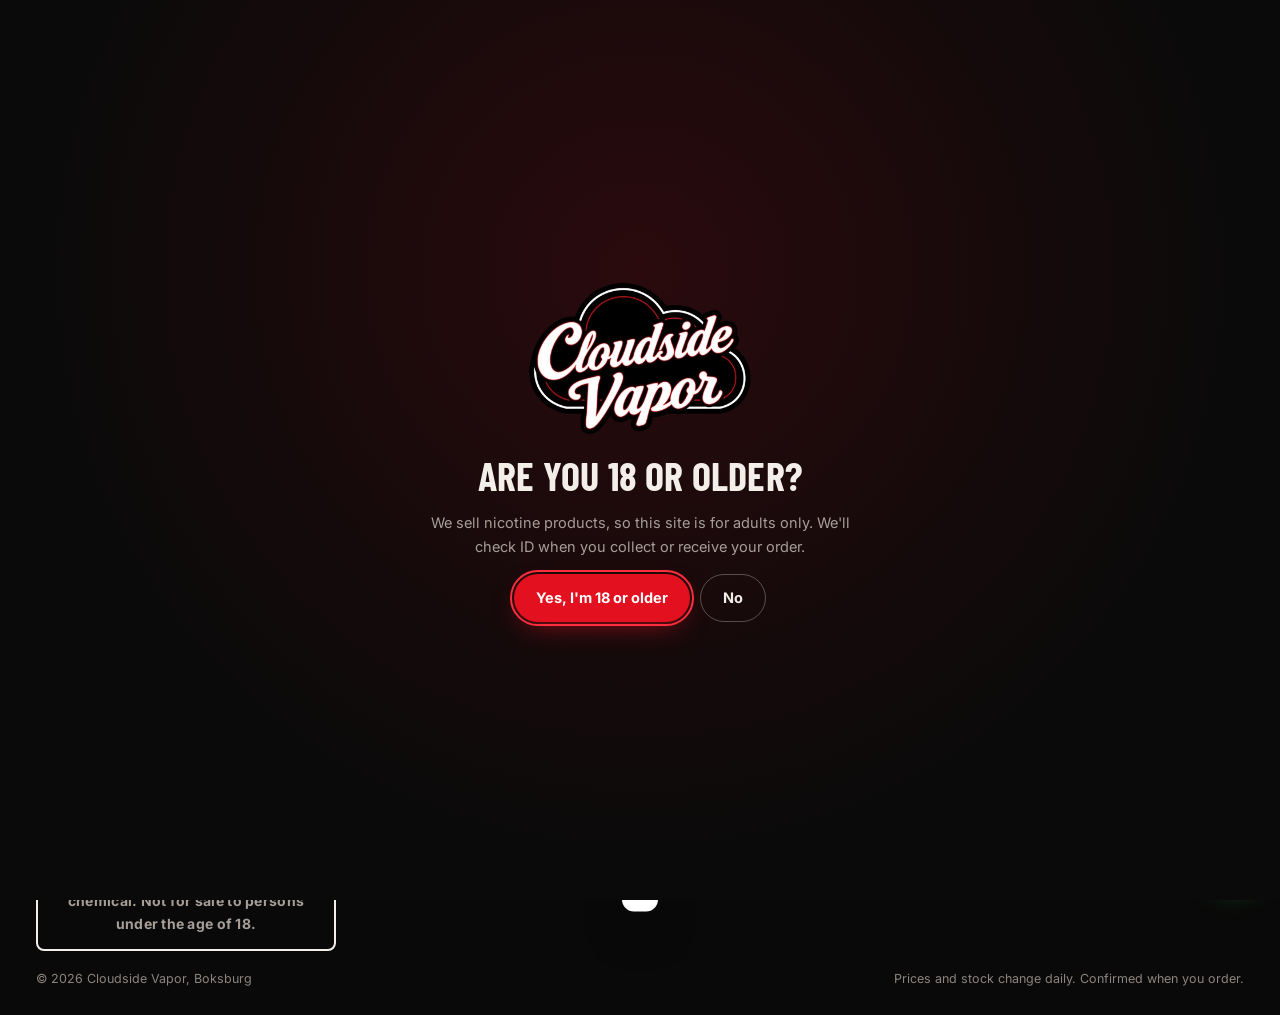
<file: product.html>
<!doctype html>
<html lang="en-ZA">
<head>
<meta charset="utf-8">
<meta name="viewport" content="width=device-width, initial-scale=1, viewport-fit=cover">
<title>Product · Cloudside Vapor</title>
<meta name="robots" content="noindex, nofollow">
<meta name="theme-color" content="#0d0c0c">
<link rel="icon" href="assets/img/icon.png">
<link rel="preload" href="assets/fonts/inter.woff2" as="font" type="font/woff2" crossorigin>
<link rel="preload" href="assets/fonts/barlow-condensed-700.woff2" as="font" type="font/woff2" crossorigin>
<link rel="stylesheet" href="assets/site.css">
<style>
.pd{display:grid;grid-template-columns:1fr 1fr;gap:48px;padding-block:24px 64px;align-items:start}
.pic{position:sticky;top:calc(var(--hdr) + 20px);aspect-ratio:1;border-radius:20px;background:#fff;overflow:hidden;display:grid;place-items:center}
.pic>img{width:100%;height:100%;object-fit:contain;padding:28px}
.pic .noimg img{width:45%}
.info{display:grid;gap:18px}
.info .br{font-size:13px;font-weight:700;letter-spacing:.14em;text-transform:uppercase;color:var(--red-hi)}
.info h1{font-size:clamp(34px,4.4vw,52px);text-transform:none;line-height:1.02}
.info .price{font-size:44px}
.stock{display:inline-flex;align-items:center;gap:8px;font-size:14px;font-weight:600;color:var(--ok)}
.stock i{width:8px;height:8px;border-radius:50%;background:var(--ok)}
.specs{display:grid;grid-template-columns:repeat(auto-fill,minmax(130px,1fr));gap:8px}
.specs div{padding:10px 12px;border-radius:10px;background:var(--panel);border:1px solid var(--line);font-size:14px;font-weight:600}
.specs .multi{grid-column:1/-1}
.specs .opts{display:flex;flex-wrap:wrap;gap:6px;margin-top:6px}
.specs .opts i{font-style:normal;font-size:13px;font-weight:600;padding:4px 10px;border-radius:999px;background:rgba(255,255,255,.07)}
.specs small{display:block;font-size:10.5px;letter-spacing:.12em;text-transform:uppercase;color:var(--dim);font-weight:700}
.buy{display:flex;gap:10px;flex-wrap:wrap;align-items:center}
.buy .qty{margin:0;height:48px}
.buy .qty button{width:42px;height:46px;font-size:18px}
.buy .qty input{width:40px;text-align:center;background:none;border:0;font-weight:700;font-size:15px;outline:0;-moz-appearance:textfield}
.buy .qty input::-webkit-inner-spin-button{display:none}
.buy .btn-red{flex:1;min-width:180px}
.favbig{width:48px;height:48px;border-radius:50%;border:1.5px solid var(--line);display:grid;place-items:center}
.favbig svg{width:20px;height:20px}
.favbig.on svg{fill:var(--red-hi);stroke:var(--red-hi)}
.alt{display:flex;gap:10px;flex-wrap:wrap}
.alt .btn{flex:1;min-width:200px}
.box{border:1px solid var(--line);border-radius:14px;overflow:hidden}
.box div{display:flex;gap:12px;padding:14px 16px;font-size:14px;color:var(--mute)}
.box div+div{border-top:1px solid var(--line)}
.box svg{width:20px;height:20px;color:var(--red-hi);flex:none}
.box b{color:var(--ink);font-weight:600}
.desc{color:var(--mute);font-size:15px;max-width:62ch}
.desc h2{font-size:22px;color:var(--ink);margin-bottom:8px}
.fits{display:flex;flex-wrap:wrap;gap:6px;align-items:center}
.fits small{font-size:11px;font-weight:700;letter-spacing:.12em;text-transform:uppercase;color:var(--dim);margin-right:4px}
.fits a{font-size:13px;font-weight:600;padding:6px 12px;border-radius:999px;border:1px solid var(--line);transition:all .2s}
.fits a:hover{border-color:var(--red);color:#fff;background:var(--red-soft)}
.fits a.ask{border-style:dashed;color:var(--mute)}
.share{font-size:13.5px;color:var(--mute);text-decoration:underline;justify-self:start}
.nf{padding:80px 0;text-align:center;display:grid;gap:14px;justify-items:center}
@media (max-width:860px){.pd{grid-template-columns:1fr;gap:24px}.pic{position:static}}
</style>
</head>
<body data-page="shop">
<script src="assets/site.js"></script>
<script src="assets/fits.js"></script>
<main id="main">
  <div class="wrap">
    <nav class="crumbs" aria-label="Breadcrumb"><a href="index.html">Home</a><span>/</span><a href="shop.html">Shop</a><span>/</span><a id="c-sub" href="shop.html">…</a></nav>
    <div id="pd"><div class="pd"><div class="pic"></div><div class="info"><p class="muted">Loading…</p></div></div></div>
  </div>
  <section class="sec" id="fit-sec" hidden style="padding-top:10px"><div class="wrap"><div class="sec-head"><div><span class="tag">Made for this device</span><h2 style="font-size:36px">Coils &amp; pods that <span class="script">fit</span></h2></div><a class="btn btn-line btn-sm" id="fit-more">Open the Coil &amp; Pod Finder</a></div><div class="rail" id="fit-rail"></div></div></section>
  <section class="sec" id="rel-sec" hidden style="padding-top:20px"><div class="wrap"><div class="sec-head"><h2 style="font-size:36px">You might also like</h2><a class="btn btn-line btn-sm" id="rel-more" href="shop.html">See more</a></div><div class="rail" id="rel"></div></div></section>
  <section class="sec" id="seen-sec" hidden style="padding-top:0"><div class="wrap"><div class="sec-head"><h2 style="font-size:36px">Recently viewed</h2></div><div class="rail" id="seen"></div></div></section>
</main>
<script>
const id = +new URLSearchParams(location.search).get("id");
const SUBNAME = { "E Liquids": "E-liquids", "Nic Salts": "Nic salts", "Devices": "Pod kits & devices", "Hookah Flavour": "Shisha flavours", "Coal": "Coals" };

Promise.all([loadProducts(), loadDetail(id)]).then(([all, det]) => {
  const p = byId.get(id);
  if (!p) {
    $("#pd").innerHTML = `<div class="nf"><h1 style="font-size:44px">This one's sold out</h1><p class="muted">Or the link is old. We only list what's in stock, so have a look at what's on the shelf now.</p><a class="btn btn-red" href="shop.html">Browse the shop</a></div>`;
    $("#c-sub").textContent = "Not found"; return;
  }
  const sub = SUBNAME[p.s] || p.s;
  document.title = `${p.n} · Cloudside Vapor`;
  $("#c-sub").textContent = sub; $("#c-sub").href = `shop.html?s=${encodeURIComponent(p.s)}`;
  // display guard: never print a dumped list, and show real option lists as chips
  const specs = Object.fromEntries(Object.entries(det.a || {}).filter(([, v]) => v.split(", ").length <= 8 && v.length <= 160));
  if (p.puffs && !specs.Puffs) specs.Puffs = (parseFloat(p.puffs) < 100 ? p.puffs + "k" : fmtN(p.puffs));
  if (p.mg && !specs.Strength) specs.Strength = p.mg + "mg";
  if (p.b) specs.Brand = p.b;
  specs.Category = sub;
  const fav = isFav(p.id);
  $("#pd").innerHTML = `<div class="pd">
    <div class="pic">${imgHtml({ ...p, i: det.i }, true)}</div>
    <div class="info">
      ${p.b ? `<a class="br" href="shop.html?b=${encodeURIComponent(p.b)}">${esc(p.b)}</a>` : ""}
      <h1>${esc(p.n)}</h1>
      <div style="display:flex;align-items:center;gap:18px;flex-wrap:wrap">${priceHtml(p)}<span class="stock"><i></i>In stock</span></div>
      <div class="specs">${Object.entries(specs).map(([k, v]) => { const parts = v.split(", ");
        return parts.length > 1 ? `<div class="multi"><small>${esc(k)} · ${parts.length} options</small><span class="opts">${parts.map((x) => `<i>${esc(x)}</i>`).join("")}</span></div>` : `<div><small>${esc(k)}</small>${esc(v)}</div>`; }).join("")}</div>
      ${p.var ? `<p class="note">This comes in a few options (flavour or strength). Add it to your bag and tell us which one in the note, or ask us on WhatsApp.</p>` : ""}
      ${p.p ? `<div class="buy">
        <span class="qty"><button id="qm" aria-label="One less">−</button><label class="sr" for="qn">Quantity</label><input id="qn" type="number" min="1" max="50" value="1" inputmode="numeric"><button id="qp" aria-label="One more">+</button></span>
        <button class="btn btn-red" data-add="${p.id}" data-qty="#qn">${I.bag} Add to bag</button>
        <button class="favbig${fav ? " on" : ""}" data-fav="${p.id}" aria-pressed="${fav}" aria-label="Save to favourites">${I.heart}</button></div>` : ""}
      <div class="alt">
        ${p.p ? `<a class="btn btn-line" id="buynow" href="${buyOnlineUrl(p)}" target="_blank" rel="noopener">Buy now with online checkout ${I.out}</a>` : ""}
        <a class="btn btn-wa" href="${wa(`Hi Cloudside, I have a question about ${p.n}: `)}" target="_blank" rel="noopener">${I.wa} Ask about this</a>
      </div>
      <div class="box">
        <div>${I.pin}<span><b>Collect in Boksburg.</b> Order it here and pick it up at Atlas Junction once we've confirmed on WhatsApp.</span></div>
        <div>${I.truck}<span><b>Courier anywhere in South Africa.</b> We'll confirm the cost and the delivery time before you pay.</span></div>
        <div>${I.out}<span><b>Need it fast?</b> Order it through our delivery partner <a class="link" href="${waveLink()}" target="_blank" rel="noopener">7Waves</a>, at shop prices.</span></div>
        <div>${I.clock}<span><b>18+ only.</b> We check ID on collection and on delivery.</span></div>
      </div>
      ${det.d ? `<div class="desc"><h2>About this product</h2><p>${esc(det.d)}</p></div>` : ""}
      <button class="share" id="share">Share this product</button>
    </div></div>`;

  const qn = $("#qn");
  if (qn) {
    $("#qm").onclick = () => { qn.value = Math.max(1, +qn.value - 1); syncBuy(); };
    $("#qp").onclick = () => { qn.value = Math.min(50, +qn.value + 1); syncBuy(); };
    qn.oninput = syncBuy;
  }
  function syncBuy() { const b = $("#buynow"); if (b) b.href = buyOnlineUrl(p, Math.max(1, +qn.value || 1)); }
  $("#share").onclick = async () => {
    const data = { title: p.n, text: `${p.n} at Cloudside Vapor`, url: location.href };
    try { if (navigator.share) await navigator.share(data); else { await navigator.clipboard.writeText(location.href); toast("Link copied"); } } catch {}
  };

  // related: same type, same brand first
  const rel = all.filter((x) => x.id !== p.id && x.s === p.s).sort((a, b) => ((b.b === p.b) - (a.b === p.b)) || (!!b.t - !!a.t)).slice(0, 12);
  if (rel.length) { $("#rel").innerHTML = rel.map(cardHtml).join(""); $("#rel-more").href = `shop.html?s=${encodeURIComponent(p.s)}`; $("#rel-sec").hidden = false; }
  const seen = store.get("cv_seen", []).filter((s) => s.id !== p.id && byId.has(s.id)).map((s) => byId.get(s.id));
  if (seen.length) { $("#seen").innerHTML = seen.map(cardHtml).join(""); $("#seen-sec").hidden = false; }
  // coil finder links
  const fam = familyOfDevice(p);
  if (fam) {
    const parts = fitsFor(fam, all);
    if (parts.length) { $("#fit-rail").innerHTML = parts.map(cardHtml).join(""); $("#fit-more").href = "fit.html?d=" + fam.id; $("#fit-sec").hidden = false; }
  }
  const fams = familiesForCoil(p);
  if (fams.length) $(".specs").insertAdjacentHTML("afterend", `<div class="fits"><small>Fits</small>${fams.map((f) => `<a href="fit.html?d=${f.id}">${esc(f.name.replace(/\s*\(.*\)/, ""))}</a>`).join("")}<a class="ask" href="${wa("Hi Cloudside, will " + p.n + " fit my device?")}" target="_blank" rel="noopener">Check with us</a></div>`);
  rememberSeen(p);
});
function fmtN(n) { return (+n).toLocaleString("en-ZA").replace(/ /g, " "); }
</script>
</body>
</html>
</file>
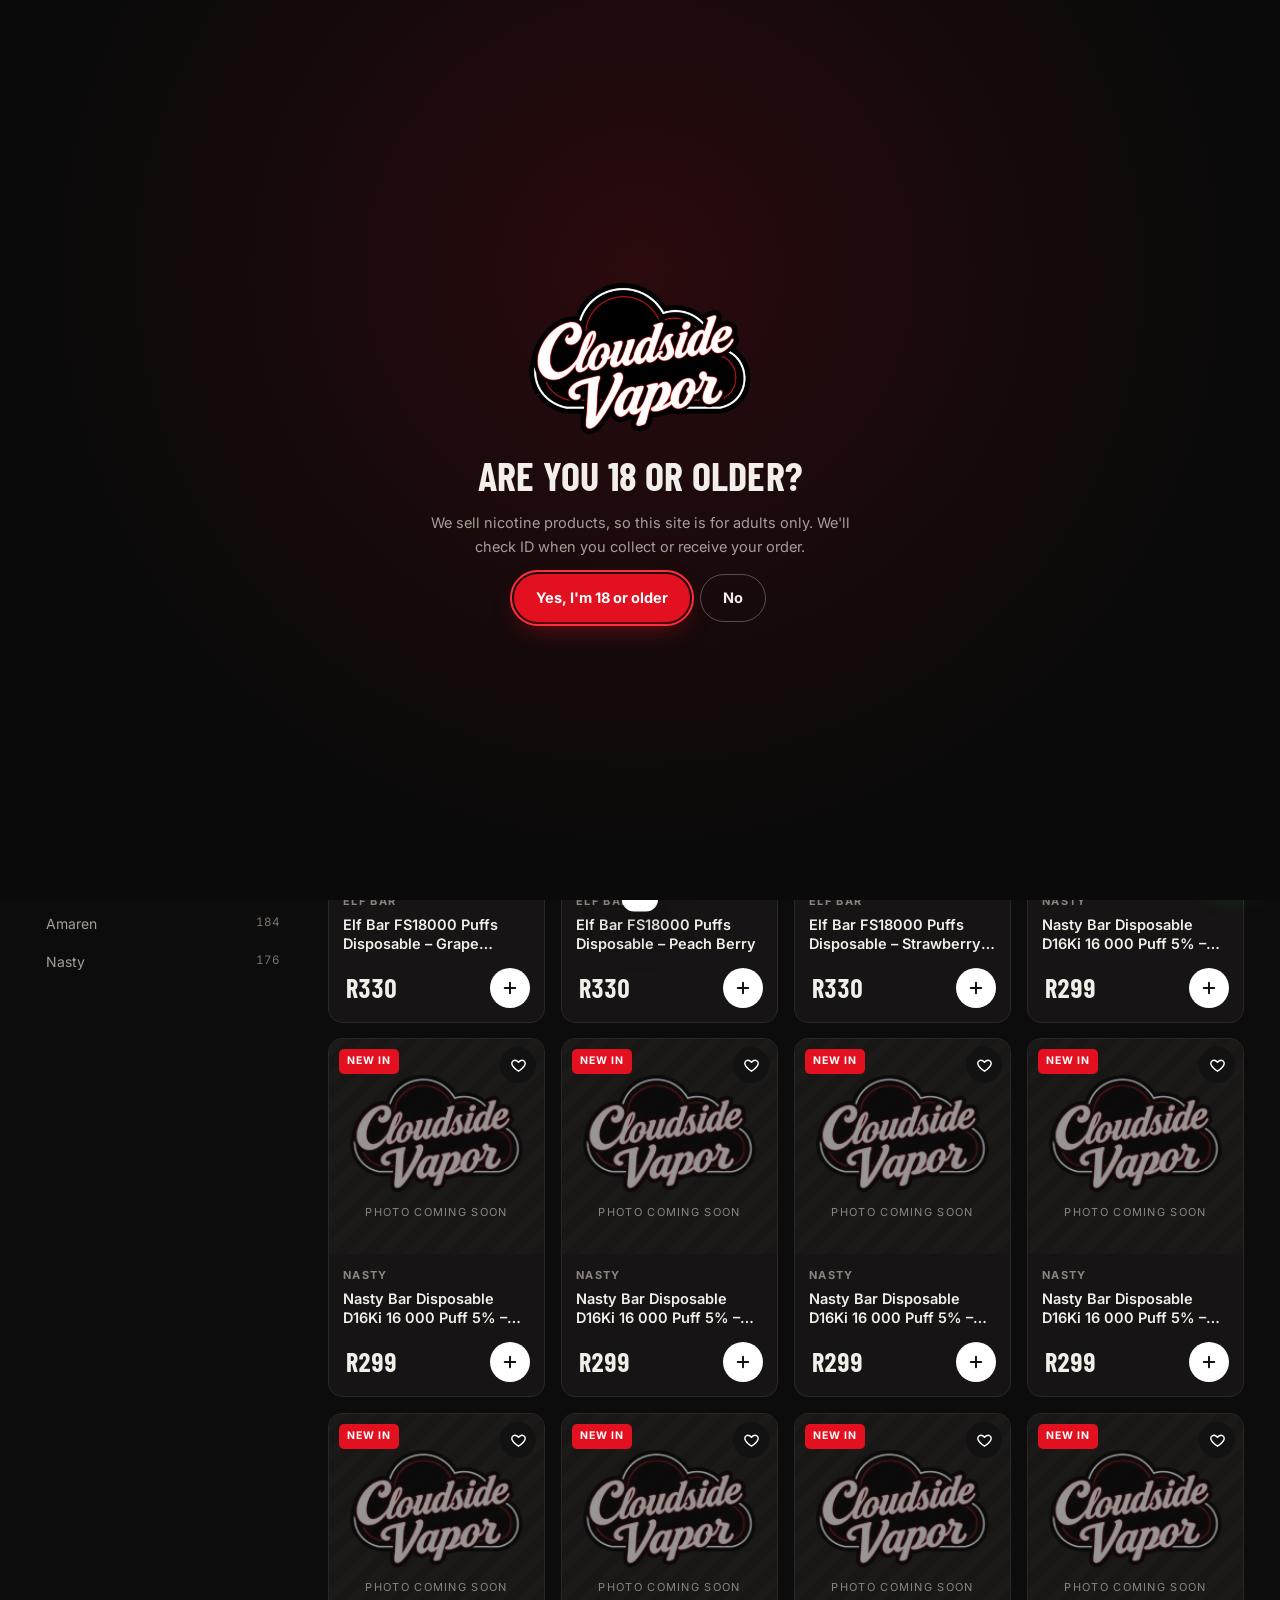
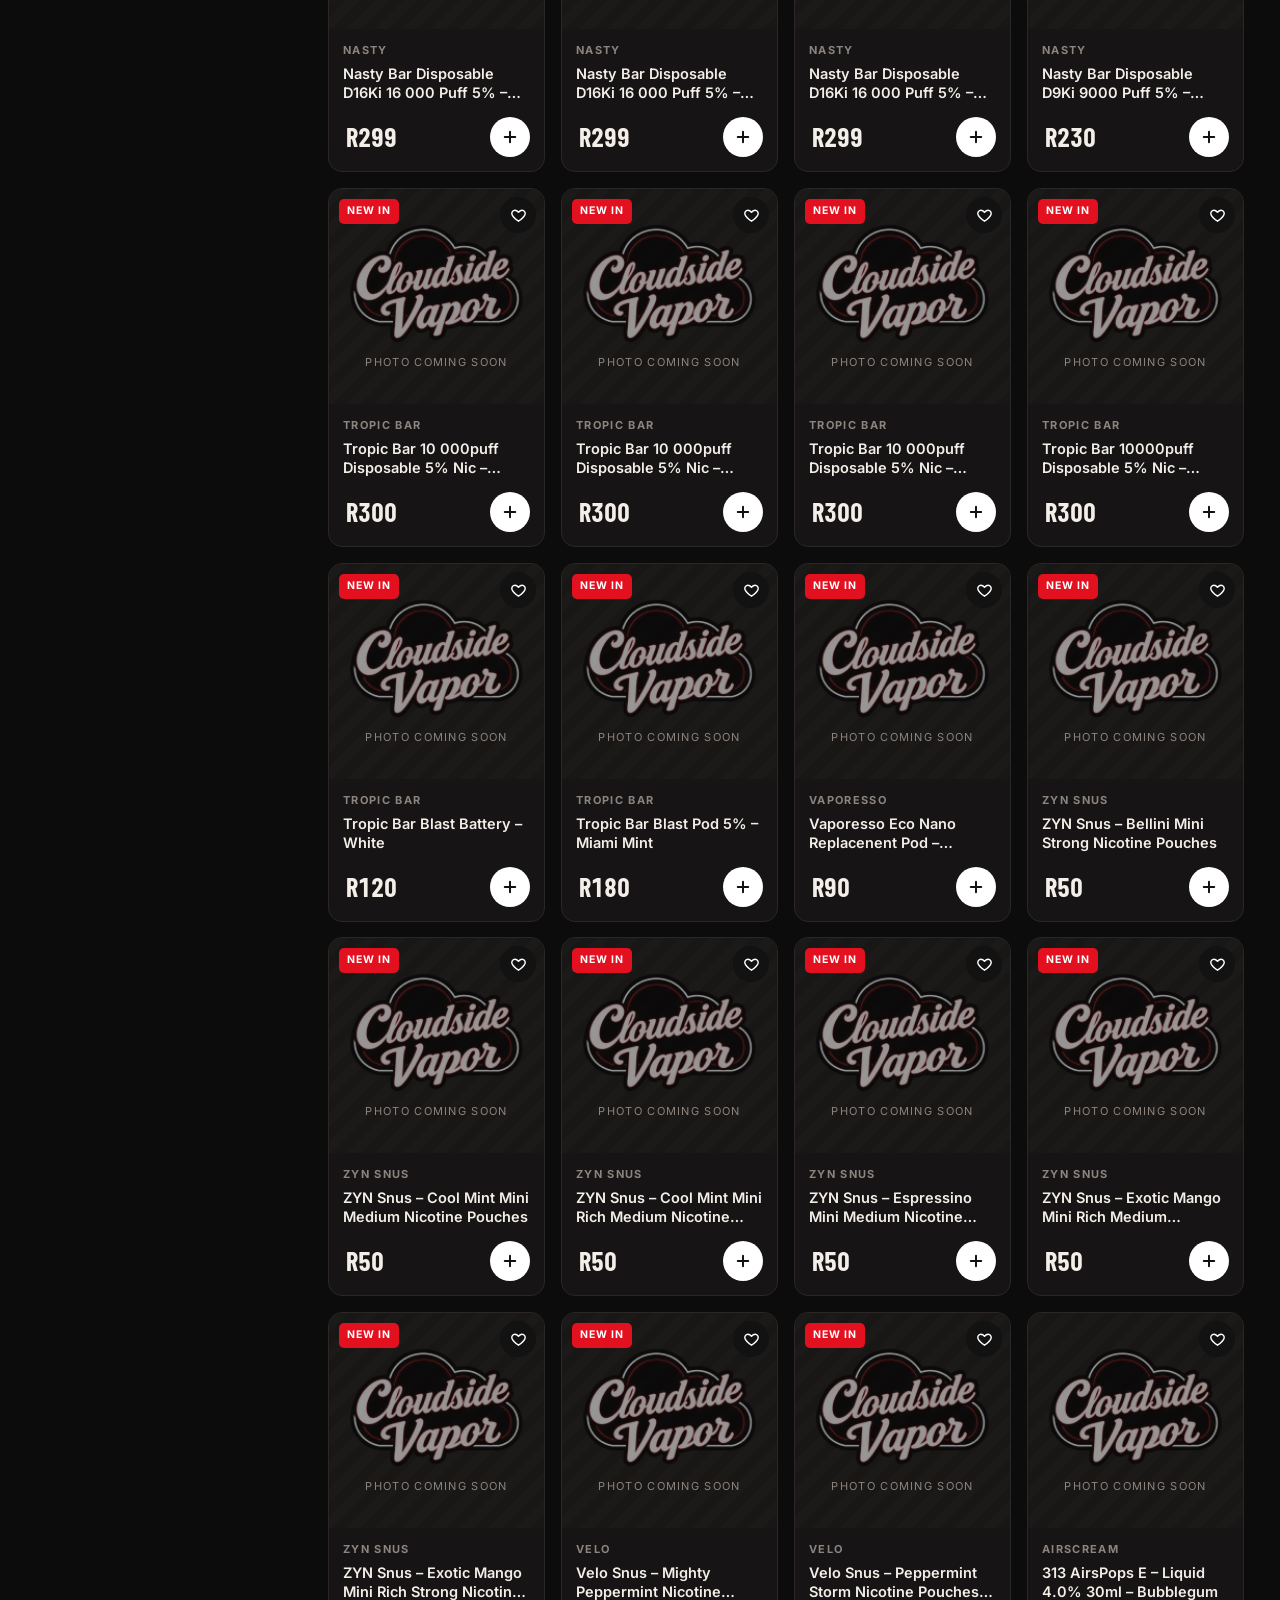
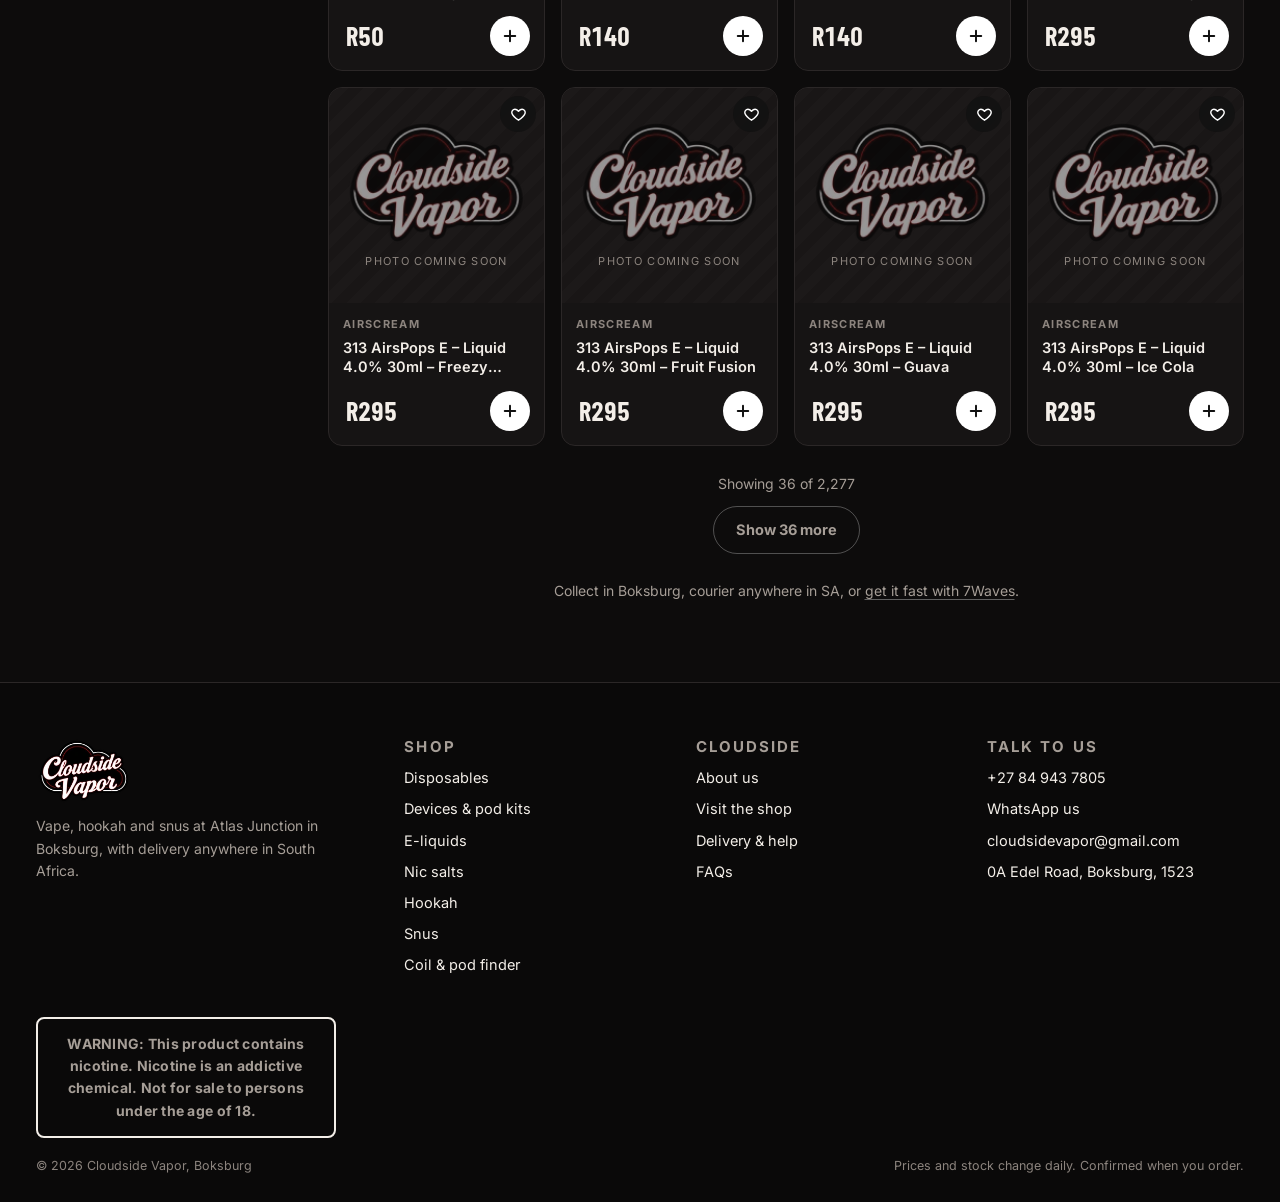
<file: shop.html>
<!doctype html>
<html lang="en-ZA">
<head>
<meta charset="utf-8">
<meta name="viewport" content="width=device-width, initial-scale=1, viewport-fit=cover">
<title>Shop · Cloudside Vapor</title>
<meta name="description" content="Everything in stock at Cloudside Vapor, Boksburg: disposables, pod kits, e-liquids, nic salts, coils, hookah pipes, shisha and snus. Filter by brand, flavour, puffs and price.">
<meta name="robots" content="noindex, nofollow">
<meta name="theme-color" content="#0d0c0c">
<link rel="icon" href="assets/img/icon.png">
<link rel="preload" href="assets/fonts/inter.woff2" as="font" type="font/woff2" crossorigin>
<link rel="preload" href="assets/fonts/barlow-condensed-700.woff2" as="font" type="font/woff2" crossorigin>
<link rel="stylesheet" href="assets/site.css">
<style>
.layout{display:grid;grid-template-columns:260px 1fr;gap:32px;padding-block:28px 40px;align-items:start}
.side{position:sticky;top:calc(var(--hdr) + 18px);max-height:calc(100vh - var(--hdr) - 36px);overflow:auto;padding-right:6px;display:grid;gap:22px;scrollbar-width:thin}
.fg h4{font-family:var(--body);font-size:12px;font-weight:700;letter-spacing:.14em;text-transform:uppercase;color:var(--dim);margin-bottom:10px}
.fl{list-style:none;display:grid;gap:2px}
.fl button{width:100%;display:flex;justify-content:space-between;gap:10px;padding:7px 10px;border-radius:8px;text-align:left;font-size:14px;color:var(--mute)}
.fl button:hover{background:rgba(255,255,255,.05);color:var(--ink)}
.fl button[aria-pressed="true"]{background:#fff;color:#111;font-weight:600}
.fl button small{color:inherit;opacity:.7;font-variant-numeric:tabular-nums}
.fl .sub button{padding-left:24px;font-size:13.5px}
.bsearch{width:100%;margin-bottom:8px;background:var(--panel2);border:1px solid var(--line);border-radius:8px;padding:8px 10px;font-size:13.5px;outline:0}
.bsearch:focus{border-color:var(--red)}
.more{font-size:13px;color:var(--mute);text-decoration:underline;padding:6px 10px}
.pills{display:flex;flex-wrap:wrap;gap:6px}
.pills button{padding:7px 12px;border-radius:999px;border:1px solid var(--line);font-size:13px;color:var(--mute)}
.pills button:hover{border-color:#fff;color:var(--ink)}
.pills button[aria-pressed="true"]{background:#fff;color:#111;border-color:#fff;font-weight:600}
.range{display:flex;gap:8px;align-items:center}
.range input{width:100%;background:var(--panel2);border:1px solid var(--line);border-radius:8px;padding:8px 10px;font-size:14px;outline:0}
.range input:focus{border-color:var(--red)}
.tog{display:flex;align-items:center;gap:10px;font-size:14px;color:var(--mute);cursor:pointer;padding:4px 0}
.tog input{accent-color:var(--red);width:17px;height:17px}

.bar{display:flex;align-items:center;justify-content:space-between;gap:12px;flex-wrap:wrap;margin-bottom:14px}
.bar h1{font-size:clamp(34px,5vw,54px)}
.bar .cnt{color:var(--mute);font-size:14px;margin-top:4px}
.tools{display:flex;gap:8px;align-items:center;flex-wrap:wrap}
.sq{display:flex;align-items:center;gap:8px;height:42px;padding:0 14px;border-radius:999px;background:var(--panel2);border:1px solid var(--line);min-width:220px}
.sq:focus-within{border-color:var(--red)}
.sq svg{width:16px;color:var(--dim)}
.sq input{background:none;border:0;outline:0;width:100%;font-size:14px}
.sort{height:42px;border-radius:999px;background:var(--panel2);border:1px solid var(--line);padding:0 14px;font-size:14px;outline:0}
.ffbtn{display:none}
.active{display:flex;gap:6px;flex-wrap:wrap;margin-bottom:16px}
.active button{display:inline-flex;gap:6px;align-items:center;padding:6px 8px 6px 12px;border-radius:999px;background:var(--red-soft);border:1px solid rgba(227,16,31,.4);font-size:13px}
.active button svg{width:13px;height:13px}
.active .clear{background:none;border:0;text-decoration:underline;color:var(--mute)}
.snusbar{display:flex;flex-wrap:wrap;gap:8px;align-items:center;margin-bottom:14px;padding:14px;border-radius:16px;background:linear-gradient(120deg,#16110f,#1d1414);border:1px solid #3a1d20}
.snusbar span{font-size:13px;color:var(--mute);margin-right:4px}
.snusbar button{padding:8px 14px;border-radius:999px;border:1.5px solid var(--line);font-family:var(--head);font-size:18px;font-weight:700;text-transform:uppercase;transition:all .2s}
.snusbar button:hover{border-color:#fff}
.snusbar button[aria-pressed="true"]{background:#fff;color:#111;border-color:#fff}
.snusbar small{flex-basis:100%;font-size:12.5px;color:var(--mute)}
.loadmore{display:flex;flex-direction:column;align-items:center;gap:10px;margin-top:28px;color:var(--mute);font-size:14px}
.none{grid-column:1/-1;padding:60px 20px;text-align:center;border:1px dashed var(--line);border-radius:var(--r);display:grid;gap:10px;justify-items:center}
.none b{font-size:18px}
.side-head{display:none}
.skel{aspect-ratio:.72;border-radius:var(--r);background:linear-gradient(90deg,var(--panel) 30%,var(--panel2) 50%,var(--panel) 70%);background-size:300% 100%;animation:sk 1.2s infinite}
@keyframes sk{to{background-position:-100% 0}}

@media (max-width:960px){
  .layout{grid-template-columns:1fr}
  .side{position:fixed;inset:0 auto 0 0;z-index:100;width:min(340px,88%);max-height:none;background:#121010;border-right:1px solid var(--line);padding:calc(16px + env(safe-area-inset-top,0px)) 18px calc(90px + env(safe-area-inset-bottom,0px)) max(18px,env(safe-area-inset-left,0px));transform:translateX(-105%);transition:transform .4s var(--ease)}
  .side.on{transform:none}
  .side-head{display:flex;justify-content:space-between;align-items:center}
  .side-head h3{font-size:28px;text-transform:uppercase}
  .side-done{position:fixed;left:0;bottom:0;width:min(340px,88%);padding:14px 18px calc(14px + env(safe-area-inset-bottom,0px));background:#121010;border-top:1px solid var(--line);transform:translateX(-105%);transition:transform .4s var(--ease);z-index:101}
  .side.on+.side-done{transform:none}
  .side-done .btn{width:100%}
  .ffbtn{display:inline-flex}
  .sq{min-width:0;flex:1 1 100%;order:-1}
  .sort{flex:1}
  .tools{width:100%}
}
@media (min-width:961px){.side-done{display:none}}
</style>
</head>
<body data-page="shop">
<script src="assets/site.js"></script>
<main id="main" class="wrap">
  <nav class="crumbs" aria-label="Breadcrumb"><a href="index.html">Home</a><span>/</span><span id="crumb">Shop</span></nav>
  <div class="layout">
    <aside class="side" id="side" aria-label="Filters">
      <div class="side-head"><h3>Filters</h3><button class="x" id="side-x" aria-label="Close filters"></button></div>
      <div class="fg"><h4>Category</h4><ul class="fl" id="f-cat"></ul></div>
      <div class="fg"><h4>Flavour</h4><div class="pills" id="f-flav"></div></div>
      <div class="fg" id="g-ns" hidden><h4>Pouch strength</h4><div class="pills" id="f-ns"></div></div>
      <div class="fg" id="g-puffs"><h4>Puffs (disposables)</h4><div class="pills" id="f-puffs"></div></div>
      <div class="fg"><h4>Price</h4>
        <div class="range"><label class="sr" for="pmin">Minimum price</label><input id="pmin" type="number" inputmode="numeric" min="0" placeholder="R min"><span class="muted">to</span><label class="sr" for="pmax">Maximum price</label><input id="pmax" type="number" inputmode="numeric" min="0" placeholder="R max"></div>
        <div class="pills" id="f-price" style="margin-top:8px"></div></div>
      <div class="fg"><h4>Brand</h4><label class="sr" for="bq">Find a brand</label><input class="bsearch" id="bq" placeholder="Find a brand"><ul class="fl" id="f-brand"></ul></div>
      <div class="fg"><h4>Show</h4>
        <label class="tog"><input type="checkbox" id="t-new"> New arrivals only</label>
        <label class="tog"><input type="checkbox" id="t-photo"> Only items with photos</label></div>
    </aside>
    <div class="side-done"><button class="btn btn-red" id="side-done">Show results</button></div>

    <section aria-labelledby="ttl">
      <div class="bar">
        <div><h1 id="ttl">Everything in stock</h1><p class="cnt" id="cnt">Loading the shelf…</p></div>
        <div class="tools">
          <button class="btn btn-line btn-sm ffbtn" id="ffbtn">Filters</button>
          <label class="sq"><span class="sr">Search the shop</span><span id="sq-ic"></span><input id="q" type="search" placeholder="Search, e.g. Elf Bar watermelon"></label>
          <label class="sr" for="sort">Sort by</label>
          <select class="sort" id="sort"><option value="rec">Recommended</option><option value="lo">Price: low to high</option><option value="hi">Price: high to low</option><option value="az">Name: A to Z</option><option value="puffs">Most puffs</option></select>
        </div>
      </div>
      <div class="snusbar" id="snusbar" hidden></div>
      <div class="active" id="active"></div>
      <div class="grid" id="grid"></div>
      <div class="loadmore" id="more"></div>
      <p class="muted" style="text-align:center;margin-top:26px;font-size:14px">Collect in Boksburg, courier anywhere in SA, or <a class="link" id="wave-shop" target="_blank" rel="noopener">get it fast with 7Waves</a>.</p>
    </section>
  </div>
</main>
<script>
$("#grid").innerHTML = "<div class='skel'></div>".repeat(8);
$("#sq-ic").outerHTML = I.search;
$("#wave-shop").href = waveLink();
$("#side-x").innerHTML = I.x;

const PAGE = 36;
const SUBS = { vape: ["Disposables", "Devices", "Nic Salts", "E Liquids", "Coils, Pods & Tanks", "MTL", "Vape Accessories", "Batteries & Chargers", "Other"], hookah: ["Hookah Pipes", "Hookah Flavour", "Coal", "Heads", "Hookah Accessories"], snus: ["Snus"] };
const MAIN = { vape: "Vape", hookah: "Hookah", snus: "Snus & pouches" };
const SUBNAME = { "E Liquids": "E-liquids", "Nic Salts": "Nic salts", "Devices": "Pod kits & devices", "Hookah Flavour": "Shisha flavours", "Coal": "Coals" };
const PUFFS = [["u5", "Under 5k", 0, 4999], ["5-10", "5k–10k", 5000, 10000], ["10-20", "10k–20k", 10001, 20000], ["20", "20k+", 20001, 1e9]];
// nicotine pouch strength buckets: mg from the name, or Zyn/Velo-style words
const NS = [["light", "Light (up to 6mg)"], ["regular", "Regular (6–12mg)"], ["strong", "Strong (12–20mg)"], ["xstrong", "Extra strong (20mg+)"], ["other", "Caffeine & CBD"]];
const nsOf = (p) => {
  if (p.c !== "snus") return "";
  if (!isPouch(p)) return "other";
  const mg = parseFloat(p.mg);
  if (mg) return mg <= 6 ? "light" : mg <= 12 ? "regular" : mg <= 20 ? "strong" : "xstrong";
  return /strong|intense/i.test(p.n) ? "strong" : /medium|tingling/i.test(p.n) ? "regular" : "";
};
const PRICES = [[0, 150, "Under R150"], [150, 300, "R150–R300"], [300, 600, "R300–R600"], [600, 0, "R600+"]];
const puffN = (p) => { const n = parseFloat(p.puffs) || 0; return n < 100 ? n * 1000 : n; }; // "20k puffs" is stored as 20

const url = new URLSearchParams(location.search);
const st = { c: url.get("c") || "", s: url.get("s") || "", b: url.get("b") || "", q: url.get("q") || "", f: url.get("f") || "", pf: url.get("pf") || "", ns: url.get("ns") || "",
  min: +url.get("min") || 0, max: +url.get("max") || 0, new: url.get("new") === "1", photo: url.get("photo") === "1", sort: url.get("sort") || "rec" };
if (st.s && !st.c) st.c = Object.keys(SUBS).find((k) => SUBS[k].includes(st.s)) || "";
let shown = PAGE, brandAll = false, ALL = [];

function matches(p, skip = "") {
  if (skip !== "cat" && st.c && p.c !== st.c) return false;
  if (skip !== "cat" && st.s && p.s !== st.s) return false;
  if (skip !== "b" && st.b && p.b !== st.b) return false;
  if (skip !== "f" && st.f && !FLAVOURS[st.f]?.re.test(p.n)) return false;
  if (skip !== "pf" && st.pf) { const r = PUFFS.find((x) => x[0] === st.pf), n = puffN(p); if (!r || !n || n < r[2] || n > r[3]) return false; }
  if (skip !== "ns" && st.ns && nsOf(p) !== st.ns) return false;
  if (st.min && (!p.p || p.p < st.min)) return false;
  if (st.max && (!p.p || p.p > st.max)) return false;
  if (st.new && !p.new) return false;
  if (st.photo && !p.t) return false;
  if (st.q) { const hay = (p.n + " " + p.b + " " + p.s).toLowerCase(); if (!st.q.toLowerCase().split(/\s+/).every((w) => hay.includes(w))) return false; }
  return true;
}
const count = (list, fn) => list.reduce((m, p) => { const k = fn(p); if (k) m[k] = (m[k] || 0) + 1; return m; }, {});
const fmt = (n) => n.toLocaleString("en-ZA").replace(/ /g, " ");

function sync() {
  const u = new URLSearchParams();
  ["c", "s", "b", "q", "f", "pf", "ns"].forEach((k) => st[k] && u.set(k, st[k]));
  st.min && u.set("min", st.min); st.max && u.set("max", st.max); st.new && u.set("new", 1); st.photo && u.set("photo", 1); st.sort !== "rec" && u.set("sort", st.sort);
  history.replaceState(null, "", "shop.html" + (u.toString() ? "?" + u : ""));
}

function render(keepPage) {
  if (!keepPage) shown = PAGE;
  sync();
  // categories (counts ignore the category filter so you can switch)
  const forCat = ALL.filter((p) => matches(p, "cat")), cc = count(forCat, (p) => p.c), sc = count(forCat, (p) => p.s);
  $("#f-cat").innerHTML = `<li><button data-cat="" aria-pressed="${!st.c}">All products <small>${fmt(forCat.length)}</small></button></li>` +
    Object.keys(SUBS).map((c) => `<li><button data-cat="${c}" aria-pressed="${st.c === c && !st.s}">${MAIN[c]} <small>${fmt(cc[c] || 0)}</small></button></li>` +
      (st.c === c ? SUBS[c].filter((s) => sc[s]).map((s) => `<li class="sub"><button data-cat="${c}" data-sub="${esc(s)}" aria-pressed="${st.s === s}">${SUBNAME[s] || s} <small>${fmt(sc[s])}</small></button></li>`).join("") : "")).join("");
  // flavour
  const forF = ALL.filter((p) => matches(p, "f"));
  $("#f-flav").innerHTML = Object.entries(FLAVOURS).map(([k, v]) => `<button data-flav="${k}" aria-pressed="${st.f === k}">${v.label} (${fmt(forF.filter((p) => v.re.test(p.n)).length)})</button>`).join("");
  // puffs only matters for disposables
  $("#g-puffs").hidden = !(st.s === "Disposables" || (!st.s && st.c !== "hookah" && st.c !== "snus"));
  $("#f-puffs").innerHTML = PUFFS.map(([k, l]) => `<button data-pf="${k}" aria-pressed="${st.pf === k}">${l}</button>`).join("");
  const snus = st.c === "snus";
  $("#g-ns").hidden = !snus;
  if (snus) {
    const forNs = ALL.filter((p) => matches(p, "ns"));
    $("#f-ns").innerHTML = NS.map(([k, l]) => `<button data-ns="${k}" aria-pressed="${st.ns === k}">${l} (${forNs.filter((p) => nsOf(p) === k).length})</button>`).join("");
    const sb = Object.entries(count(ALL.filter((p) => p.c === "snus"), (p) => p.b)).sort((a, b) => (b[0] === "ZYN SNUS") - (a[0] === "ZYN SNUS") || b[1] - a[1]);
    $("#snusbar").innerHTML = `<span>Brands</span>` + sb.map(([b]) => `<button data-sb="${esc(b)}" aria-pressed="${st.b === b}">${esc(b.replace(/ snus$/i, ""))}</button>`).join("") + `<small>Pick your nicotine strength when you add a can to your bag: Light 3mg, Regular 6mg, Strong 10mg, or the can's own strength.</small>`;
  }
  $("#snusbar").hidden = !snus;
  $("#f-price").innerHTML = PRICES.map(([a, b, l]) => `<button data-pr="${a}-${b}" aria-pressed="${st.min === a && st.max === b && (a || b)}">${l}</button>`).join("");
  $("#pmin").value = st.min || ""; $("#pmax").value = st.max || "";
  $("#t-new").checked = st.new; $("#t-photo").checked = st.photo;
  // brands
  const bq = $("#bq").value.trim().toLowerCase();
  const bc = Object.entries(count(ALL.filter((p) => matches(p, "b")), (p) => p.b)).sort((a, b) => b[1] - a[1]).filter(([b]) => !bq || b.toLowerCase().includes(bq));
  const blist = brandAll || bq ? bc : bc.slice(0, 12);
  $("#f-brand").innerHTML = (st.b ? `<li><button data-brand="" aria-pressed="false">All brands</button></li>` : "") +
    blist.map(([b, n]) => `<li><button data-brand="${esc(b)}" aria-pressed="${st.b === b}">${esc(b)} <small>${fmt(n)}</small></button></li>`).join("") +
    (!bq && bc.length > 12 ? `<li><button class="more" id="bmore">${brandAll ? "Show fewer" : `Show all ${bc.length} brands`}</button></li>` : "") +
    (!blist.length ? `<li class="muted" style="font-size:13px;padding:6px 10px">No brand matches "${esc(bq)}"</li>` : "");

  // results
  let list = ALL.filter((p) => matches(p));
  const by = { rec: (a, b) => (b.new - a.new) || (!!b.t - !!a.t), lo: (a, b) => (a.p || 1e9) - (b.p || 1e9), hi: (a, b) => b.p - a.p, az: (a, b) => a.n.localeCompare(b.n), puffs: (a, b) => puffN(b) - puffN(a) };
  list = list.sort(by[st.sort] || by.rec);
  const title = st.s ? (SUBNAME[st.s] || st.s) : st.c ? MAIN[st.c] : st.b ? st.b : st.new ? "New arrivals" : "Everything in stock";
  $("#ttl").textContent = st.q ? `Results for "${st.q}"` : title;
  $("#crumb").textContent = title;
  document.title = `${st.q ? st.q : title} · Cloudside Vapor`;
  $("#cnt").textContent = `${fmt(list.length)} product${list.length === 1 ? "" : "s"} in stock`;
  $("#grid").innerHTML = list.length ? list.slice(0, shown).map(cardHtml).join("")
    : `<div class="none"><b>Nothing matches those filters</b><span class="muted">It might still be in the shop. Clear a filter, or ask us.</span>
       <div style="display:flex;gap:8px;flex-wrap:wrap;justify-content:center"><button class="btn btn-white btn-sm" data-clear>Clear all filters</button><a class="btn btn-wa btn-sm" target="_blank" rel="noopener" href="${wa("Hi Cloudside, do you have " + (st.q || title) + "?")}">Ask on WhatsApp</a></div></div>`;
  $("#more").innerHTML = list.length > shown ? `<span>Showing ${fmt(shown)} of ${fmt(list.length)}</span><button class="btn btn-line" id="loadmore">Show ${Math.min(PAGE, list.length - shown)} more</button>` : list.length > PAGE ? `<span>That's all ${fmt(list.length)}.</span>` : "";

  // active filter chips
  const chips = [];
  if (st.c) chips.push(["c", st.s ? SUBNAME[st.s] || st.s : MAIN[st.c]]);
  if (st.b) chips.push(["b", st.b]);
  if (st.f) chips.push(["f", FLAVOURS[st.f].label]);
  if (st.pf) chips.push(["pf", PUFFS.find((x) => x[0] === st.pf)[1] + " puffs"]);
  if (st.ns) chips.push(["ns", NS.find((x) => x[0] === st.ns)[1]]);
  if (st.min || st.max) chips.push(["price", st.min && st.max ? `${R(st.min)}–${R(st.max)}` : st.min ? `From ${R(st.min)}` : `Up to ${R(st.max)}`]);
  if (st.new) chips.push(["new", "New arrivals"]);
  if (st.photo) chips.push(["photo", "With photos"]);
  if (st.q) chips.push(["q", `"${st.q}"`]);
  $("#active").innerHTML = chips.map(([k, l]) => `<button data-unset="${k}">${esc(l)} ${I.x}</button>`).join("") + (chips.length > 1 ? `<button class="clear" data-clear>Clear all</button>` : "");
}

document.addEventListener("click", (e) => {
  const t = e.target.closest("[data-cat],[data-flav],[data-pf],[data-ns],[data-sb],[data-pr],[data-brand],[data-unset],[data-clear],#bmore,#loadmore,#ffbtn,#side-x,#side-done");
  if (!t) return;
  if (t.id === "loadmore") { shown += PAGE; render(true); return; }
  if (t.id === "bmore") { brandAll = !brandAll; render(true); return; }
  if (t.id === "ffbtn") { $("#side").classList.add("on"); document.body.classList.add("lock"); return; }
  if (t.id === "side-x" || t.id === "side-done") { $("#side").classList.remove("on"); document.body.classList.remove("lock"); return; }
  if (t.dataset.cat !== undefined) { st.c = t.dataset.cat; st.s = t.dataset.sub || ""; if (st.c !== "snus") st.ns = ""; if (st.s !== "Disposables" && st.c !== "vape") st.pf = ""; }
  else if (t.dataset.flav) st.f = st.f === t.dataset.flav ? "" : t.dataset.flav;
  else if (t.dataset.pf) st.pf = st.pf === t.dataset.pf ? "" : t.dataset.pf;
  else if (t.dataset.ns) st.ns = st.ns === t.dataset.ns ? "" : t.dataset.ns;
  else if (t.dataset.sb) st.b = st.b === t.dataset.sb ? "" : t.dataset.sb;
  else if (t.dataset.pr) { const [a, b] = t.dataset.pr.split("-").map(Number); const on = st.min === a && st.max === b; st.min = on ? 0 : a; st.max = on ? 0 : b; }
  else if (t.dataset.brand !== undefined) st.b = t.dataset.brand;
  else if (t.dataset.unset) { const k = t.dataset.unset; if (k === "c") { st.c = st.s = ""; } else if (k === "price") { st.min = st.max = 0; } else if (k === "q") { st.q = ""; $("#q").value = ""; } else st[k] = typeof st[k] === "boolean" ? false : ""; }
  else if (t.hasAttribute("data-clear")) { Object.assign(st, { c: "", s: "", b: "", q: "", f: "", pf: "", ns: "", min: 0, max: 0, new: false, photo: false }); $("#q").value = ""; }
  render();
  if (innerWidth > 960) scrollTo({ top: 0, behavior: "smooth" });
});
let qt;
$("#q").addEventListener("input", (e) => { clearTimeout(qt); qt = setTimeout(() => { st.q = e.target.value.trim(); render(); }, 180); });
$("#bq").addEventListener("input", () => render(true));
$("#sort").addEventListener("change", (e) => { st.sort = e.target.value; render(); });
["#pmin", "#pmax"].forEach((s) => $(s).addEventListener("change", () => { st.min = Math.max(0, +$("#pmin").value || 0); st.max = Math.max(0, +$("#pmax").value || 0); render(); }));
$("#t-new").addEventListener("change", (e) => { st.new = e.target.checked; render(); });
$("#t-photo").addEventListener("change", (e) => { st.photo = e.target.checked; render(); });

$("#q").value = st.q; $("#sort").value = st.sort;
const hq = $("#hq"); if (hq) hq.value = st.q;
loadProducts().then((all) => { ALL = all; render(); }).catch(() => { $("#cnt").textContent = "Couldn't load the products. Refresh the page to try again."; });
</script>
</body>
</html>
</file>
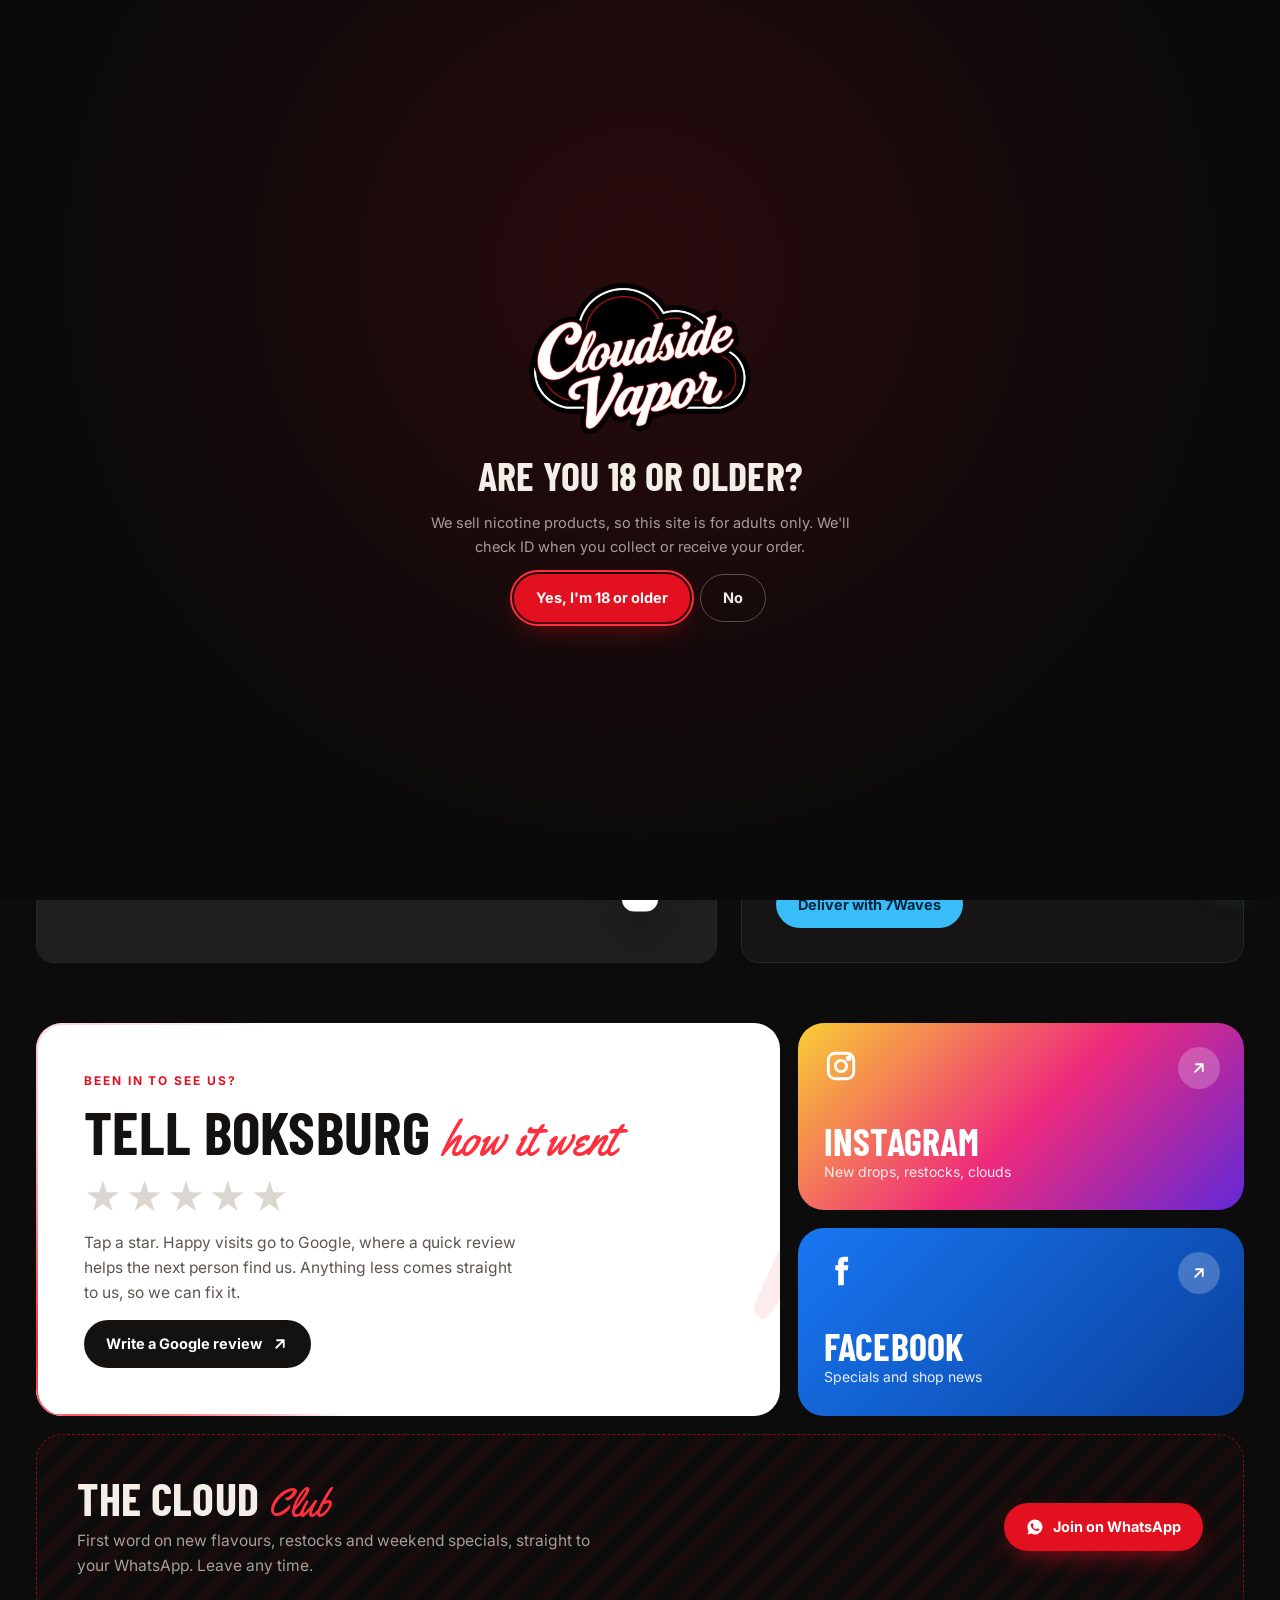
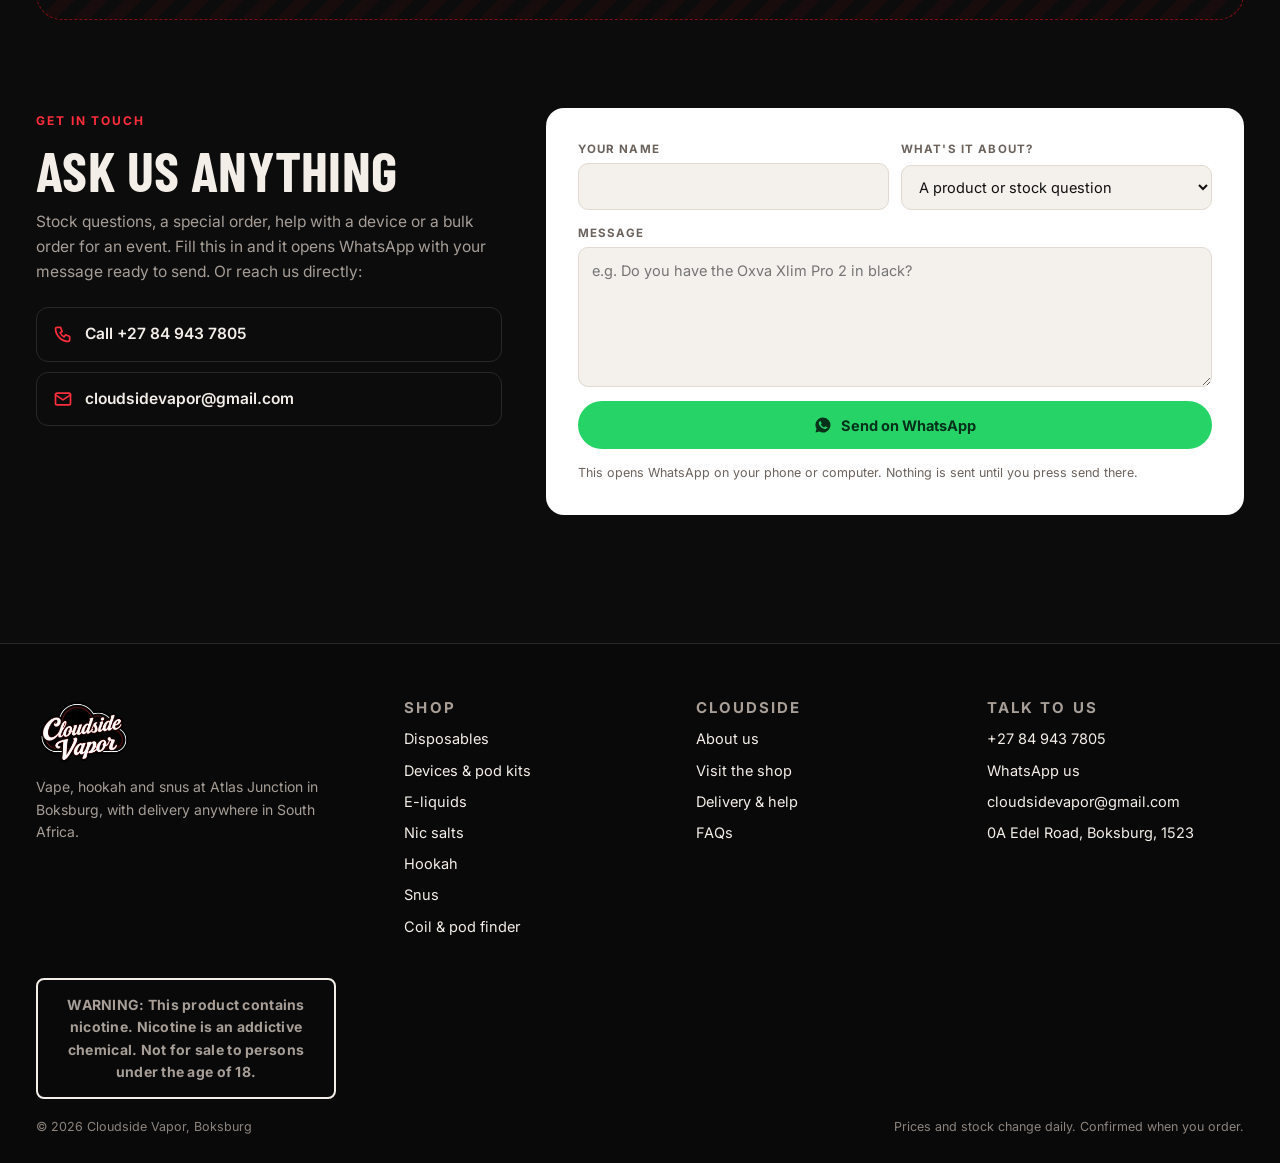
<file: visit.html>
<!doctype html>
<html lang="en-ZA">
<head>
<meta charset="utf-8">
<meta name="viewport" content="width=device-width, initial-scale=1, viewport-fit=cover">
<title>Visit the shop · Cloudside Vapor</title>
<meta name="description" content="Find Cloudside Vapor at 0A Edel Road, Atlas Junction (Atlas Road), Boksburg 1523. Open 7 days. Call, WhatsApp or email us.">
<meta name="robots" content="noindex, nofollow">
<meta name="theme-color" content="#0d0c0c">
<link rel="icon" href="assets/img/icon.png">
<link rel="preload" href="assets/fonts/inter.woff2" as="font" type="font/woff2" crossorigin>
<link rel="preload" href="assets/fonts/barlow-condensed-700.woff2" as="font" type="font/woff2" crossorigin>
<link rel="stylesheet" href="assets/site.css">
<style>
.vgrid{display:grid;grid-template-columns:1.15fr .85fr;gap:24px;padding-block:36px 20px}
.map{position:relative;min-height:440px;border-radius:18px;overflow:hidden;border:1px solid var(--line);background:var(--panel)}
.map iframe{position:absolute;inset:0;width:100%;height:100%;border:0;filter:grayscale(.85) invert(.9) hue-rotate(180deg) contrast(.95)}
.card2{border-radius:18px;background:var(--panel);border:1px solid var(--line);padding:clamp(22px,3vw,34px);display:grid;gap:22px;align-content:start}
.row{display:flex;gap:14px;align-items:flex-start}
.row .ic{width:44px;height:44px;border-radius:12px;background:var(--red-soft);color:var(--red-hi);display:grid;place-items:center;flex:none}
.row .ic svg{width:20px;height:20px}
.row small{display:block;font-size:11.5px;font-weight:700;letter-spacing:.12em;text-transform:uppercase;color:var(--dim)}
.row b{font-size:17px;font-weight:600}
.row p{color:var(--mute);font-size:14px}
.btns{display:flex;gap:10px;flex-wrap:wrap}
.copyb{font-size:12.5px;color:var(--mute);text-decoration:underline;margin-left:6px}
.contact{display:grid;grid-template-columns:.8fr 1.2fr;gap:44px;align-items:start}
.contact form{display:grid;gap:14px;padding:clamp(22px,3vw,32px);border-radius:18px;background:#fff;color:#111}
.contact .field label{color:#6b625c}
.contact .field input,.contact .field textarea,.contact .field select{background:#f4f0ec;border-color:#e2dad2;color:#111}
.contact .field input:focus,.contact .field textarea:focus{border-color:var(--red)}
.two{display:grid;grid-template-columns:1fr 1fr;gap:12px}
.ways{display:grid;gap:10px;margin-top:22px}
.ways a{display:flex;align-items:center;gap:12px;padding:14px 16px;border-radius:12px;border:1px solid var(--line);font-weight:600;transition:border-color .2s}
.ways a:hover{border-color:var(--red)}
.ways svg{width:20px;height:20px;color:var(--red-hi)}
@media (max-width:900px){.vgrid,.contact{grid-template-columns:1fr}.map{min-height:320px}.two{grid-template-columns:1fr}}
</style>
</head>
<body data-page="visit">
<script src="assets/site.js"></script>
<main id="main">
  <div class="wrap">
    <nav class="crumbs" aria-label="Breadcrumb"><a href="index.html">Home</a><span>/</span><span>Visit the shop</span></nav>
    <header class="phead"><span class="tag">Come through</span><h1 style="margin-top:12px">Come through to <span class="script">Atlas Junction</span></h1>
      <p>We're at Atlas Junction on Atlas Road, Boksburg. Pop in to browse, collect an order, or get help setting up a device.</p></header>

    <div class="vgrid">
      <div class="map"><iframe id="map" title="Map showing Cloudside Vapor at Atlas Junction, Boksburg" loading="lazy" referrerpolicy="no-referrer-when-downgrade"></iframe></div>
      <div class="card2">
        <div class="row"><div class="ic" data-i="pin"></div><div><small>Address</small><b>0A Edel Road, Atlas Junction</b><p>Atlas Road, Boksburg, 1523 <button class="copyb" id="copy-addr">Copy</button></p></div></div>
        <div class="row"><div class="ic" data-i="clock"></div><div><small>Trading hours</small><b>Open 7 days a week</b><p>Hours can change on public holidays. Call or WhatsApp us to check before a long drive.</p></div></div>
        <div class="row"><div class="ic" data-i="phone"></div><div><small>Phone &amp; WhatsApp</small><b><a href="tel:+27849437805">+27 84 943 7805</a></b></div></div>
        <div class="row"><div class="ic" data-i="mail"></div><div><small>Email</small><b><a href="mailto:cloudsidevapor@gmail.com">cloudsidevapor@gmail.com</a></b></div></div>
        <div class="btns"><a class="btn btn-red" id="dir" target="_blank" rel="noopener">Get directions</a><a class="btn btn-wa" id="wa-here" target="_blank" rel="noopener">WhatsApp us</a><a class="btn btn-wave" id="wave-here" target="_blank" rel="noopener">Deliver with 7Waves</a></div>
      </div>
    </div>
  </div>

  <section class="sec" style="padding-top:40px">
    <div class="wrap"><div data-community></div></div>
  </section>

  <section class="sec" style="padding-top:0">
    <div class="wrap contact">
      <div>
        <span class="tag">Get in touch</span>
        <h2 style="margin-top:10px">Ask us anything</h2>
        <p class="muted" style="margin-top:12px">Stock questions, a special order, help with a device or a bulk order for an event. Fill this in and it opens WhatsApp with your message ready to send. Or reach us directly:</p>
        <div class="ways">
          <a href="tel:+27849437805"><span data-i="phone"></span>Call +27 84 943 7805</a>
          <a href="mailto:cloudsidevapor@gmail.com"><span data-i="mail"></span>cloudsidevapor@gmail.com</a>
        </div>
      </div>
      <form id="cform" novalidate>
        <div class="two">
          <div class="field"><label for="cf-name">Your name</label><input id="cf-name" autocomplete="name" required></div>
          <div class="field"><label for="cf-topic">What's it about?</label>
            <select id="cf-topic"><option>A product or stock question</option><option>An order I placed</option><option>Help with my device</option><option>Bulk or event order</option><option>Something else</option></select></div>
        </div>
        <div class="field"><label for="cf-msg">Message</label><textarea id="cf-msg" rows="5" required placeholder="e.g. Do you have the Oxva Xlim Pro 2 in black?"></textarea></div>
        <button class="btn btn-wa" type="submit"><span data-i="wa"></span> Send on WhatsApp</button>
        <p style="font-size:12.5px;color:#6b625c">This opens WhatsApp on your phone or computer. Nothing is sent until you press send there.</p>
      </form>
    </div>
  </section>
</main>
<script>
$$("[data-i]").forEach((el) => { if (el.classList.contains("ic")) el.innerHTML = I[el.dataset.i]; else el.outerHTML = I[el.dataset.i]; });
$("#map").src = "https://maps.google.com/maps?q=" + encodeURIComponent(CONFIG.mapsQuery) + "&z=15&output=embed";
$("#dir").href = mapsLink;
$("#wa-here").href = wa("Hi Cloudside!");
$("#wave-here").href = waveLink();
$("#copy-addr").onclick = async () => { try { await navigator.clipboard.writeText(CONFIG.address.join(", ")); toast("Address copied"); } catch { toast(CONFIG.address.join(", ")); } };
$("#cf-name").value = store.get("cv_name", "");
$("#cform").addEventListener("submit", (e) => {
  e.preventDefault();
  const name = $("#cf-name"), msg = $("#cf-msg");
  if (!name.value.trim()) { name.classList.add("bad"); name.focus(); toast("Add your name first"); return; }
  if (!msg.value.trim()) { msg.classList.add("bad"); msg.focus(); toast("Write a short message first"); return; }
  store.set("cv_name", name.value.trim());
  window.open(wa(`Hi Cloudside, it's ${name.value.trim()}.\nTopic: ${$("#cf-topic").value}\n\n${msg.value.trim()}`), "_blank", "noopener");
});
</script>
</body>
</html>
</file>
<file: assets/site.css>
/* fonts: self-hosted latin subsets (Inter, Barlow Condensed, Yellowtail) */
@font-face {
  font-family: 'Barlow Condensed';
  font-style: normal;
  font-weight: 600;
  font-display: swap;
  src: url(fonts/barlow-condensed-600.woff2) format('woff2');
  unicode-range: U+0000-00FF, U+0131, U+0152-0153, U+02BB-02BC, U+02C6, U+02DA, U+02DC, U+0304, U+0308, U+0329, U+2000-206F, U+20AC, U+2122, U+2191, U+2193, U+2212, U+2215, U+FEFF, U+FFFD;
}
@font-face {
  font-family: 'Barlow Condensed';
  font-style: normal;
  font-weight: 700;
  font-display: swap;
  src: url(fonts/barlow-condensed-700.woff2) format('woff2');
  unicode-range: U+0000-00FF, U+0131, U+0152-0153, U+02BB-02BC, U+02C6, U+02DA, U+02DC, U+0304, U+0308, U+0329, U+2000-206F, U+20AC, U+2122, U+2191, U+2193, U+2212, U+2215, U+FEFF, U+FFFD;
}
@font-face {
  font-family: 'Inter';
  font-style: normal;
  font-weight: 400;
  font-display: swap;
  src: url(fonts/inter.woff2) format('woff2');
  unicode-range: U+0000-00FF, U+0131, U+0152-0153, U+02BB-02BC, U+02C6, U+02DA, U+02DC, U+0304, U+0308, U+0329, U+2000-206F, U+20AC, U+2122, U+2191, U+2193, U+2212, U+2215, U+FEFF, U+FFFD;
}
@font-face {
  font-family: 'Inter';
  font-style: normal;
  font-weight: 500;
  font-display: swap;
  src: url(fonts/inter.woff2) format('woff2');
  unicode-range: U+0000-00FF, U+0131, U+0152-0153, U+02BB-02BC, U+02C6, U+02DA, U+02DC, U+0304, U+0308, U+0329, U+2000-206F, U+20AC, U+2122, U+2191, U+2193, U+2212, U+2215, U+FEFF, U+FFFD;
}
@font-face {
  font-family: 'Inter';
  font-style: normal;
  font-weight: 600;
  font-display: swap;
  src: url(fonts/inter.woff2) format('woff2');
  unicode-range: U+0000-00FF, U+0131, U+0152-0153, U+02BB-02BC, U+02C6, U+02DA, U+02DC, U+0304, U+0308, U+0329, U+2000-206F, U+20AC, U+2122, U+2191, U+2193, U+2212, U+2215, U+FEFF, U+FFFD;
}
@font-face {
  font-family: 'Inter';
  font-style: normal;
  font-weight: 700;
  font-display: swap;
  src: url(fonts/inter.woff2) format('woff2');
  unicode-range: U+0000-00FF, U+0131, U+0152-0153, U+02BB-02BC, U+02C6, U+02DA, U+02DC, U+0304, U+0308, U+0329, U+2000-206F, U+20AC, U+2122, U+2191, U+2193, U+2212, U+2215, U+FEFF, U+FFFD;
}
@font-face {
  font-family: 'Yellowtail';
  font-style: normal;
  font-weight: 400;
  font-display: swap;
  src: url(fonts/yellowtail-400.woff2) format('woff2');
  unicode-range: U+0000-00FF, U+0131, U+0152-0153, U+02BB-02BC, U+02C6, U+02DA, U+02DC, U+0304, U+0308, U+0329, U+2000-206F, U+20AC, U+2122, U+2191, U+2193, U+2212, U+2215, U+FEFF, U+FFFD;
}
/* Cloudside Vapor — shared styles. Dark shop floor, warm paper for the "about us" moments, one red. */
:root{
  --bg:#0d0c0c; --panel:#161414; --panel2:#1d1a1a; --line:#2b2727; --ink:#f3eee8; --mute:#a69e97; --dim:#8c847e;
  --red:#e3101f; --red-hi:#ff2e3d; --red-soft:rgba(227,16,31,.14);
  --paper:#f1ebe3; --paper-ink:#1c1817; --paper-mute:#6b625c; --paper-line:#ddd3c8;
  --ok:#2fbf71; --warn:#e8a33a;
  --head:"Barlow Condensed","Arial Narrow",Impact,sans-serif; --body:Inter,system-ui,-apple-system,"Segoe UI",sans-serif;
  --r:14px; --ease:cubic-bezier(.2,.8,.2,1); --hdr:72px;
  color-scheme:dark;
}
*{box-sizing:border-box;margin:0;padding:0}
html{scroll-behavior:smooth;-webkit-text-size-adjust:100%}
body{background:var(--bg);color:var(--ink);font-family:var(--body);font-size:15.5px;line-height:1.6;overflow-x:clip;-webkit-font-smoothing:antialiased}
html{overflow-x:clip}
[hidden]{display:none!important}
body.lock{overflow:hidden}
img{max-width:100%;display:block}
a{color:inherit;text-decoration:none}
button,input,select,textarea{font:inherit;color:inherit}
button{background:none;border:0;cursor:pointer}
:focus-visible{outline:2px solid var(--red-hi);outline-offset:2px;border-radius:6px}
.wrap{width:100%;max-width:1240px;margin-inline:auto;padding-left:max(16px,env(safe-area-inset-left,0px));padding-right:max(16px,env(safe-area-inset-right,0px))}
h1,h2,h3,h4{font-family:var(--head);font-weight:700;line-height:1;letter-spacing:.005em;text-wrap:balance}
h1{font-size:clamp(46px,8vw,92px);text-transform:uppercase}
h2{font-size:clamp(34px,5vw,56px);text-transform:uppercase}
h3{font-size:24px}
.tag{font-size:12px;font-weight:700;letter-spacing:.16em;text-transform:uppercase;color:var(--red-hi)}
.muted{color:var(--mute)}
.sr{position:absolute;width:1px;height:1px;overflow:hidden;clip:rect(0 0 0 0);white-space:nowrap}
.sec{padding-block:88px}
.sec-head{display:flex;justify-content:space-between;align-items:end;gap:20px 40px;flex-wrap:wrap;margin-bottom:34px}
.sec-head p{max-width:440px;color:var(--mute)}
.sec-head .tag{display:block;margin-bottom:10px}

/* buttons */
.btn{display:inline-flex;align-items:center;justify-content:center;gap:9px;height:48px;padding:0 22px;border-radius:999px;font-weight:700;font-size:14.5px;white-space:nowrap;transition:background .2s,transform .2s var(--ease),border-color .2s,color .2s}
.btn:active{transform:scale(.97)}
.btn svg{width:18px;height:18px;flex:none}
.btn-red{background:var(--red);color:#fff}
.btn-red:hover{background:var(--red-hi)}
.btn-line{border:1.5px solid rgba(255,255,255,.28)}
.btn-line:hover{border-color:#fff}
.btn-white{background:#fff;color:#111}
.btn-white:hover{background:var(--red);color:#fff}
.btn-wa{background:#25d366;color:#05301a}
.btn-wa:hover{background:#3be37b}
.btn-sm{height:38px;padding:0 15px;font-size:13.5px}
.btn[disabled]{opacity:.45;pointer-events:none}
.link{text-decoration:underline;text-underline-offset:3px;text-decoration-color:rgba(255,255,255,.35)}
.link:hover{text-decoration-color:currentColor}

/* top strip + header */
.strip{background:var(--red);color:#fff;font-size:13px;font-weight:600}
.strip .wrap{display:flex;justify-content:center;gap:8px 26px;flex-wrap:wrap;padding-block:7px;text-align:center}
.strip a{text-decoration:underline;text-underline-offset:2px}
header.hdr{position:sticky;top:env(safe-area-inset-top,0px);z-index:60;background:rgba(13,12,12,.9);backdrop-filter:blur(12px);-webkit-backdrop-filter:blur(12px);border-bottom:1px solid var(--line)}
.hdr-in{display:flex;align-items:center;gap:22px;height:var(--hdr)}
.logo img{height:50px;width:auto}
.nav{display:flex;gap:4px;font-weight:600;font-size:14.5px}
.nav a{padding:8px 12px;border-radius:8px;color:var(--mute);transition:color .2s,background .2s}
.nav a:hover,.nav a[aria-current="page"]{color:var(--ink);background:rgba(255,255,255,.05)}
.hsearch{flex:1;max-width:380px;margin-left:auto;display:flex;align-items:center;gap:8px;height:42px;padding:0 14px;border-radius:999px;background:var(--panel2);border:1px solid var(--line)}
.hsearch:focus-within{border-color:var(--red)}
.hsearch svg{width:16px;color:var(--dim);flex:none}
.hsearch input{background:none;border:0;outline:0;width:100%;font-size:14px}
.icons{display:flex;gap:6px;align-items:center}
.ibtn{position:relative;width:42px;height:42px;border-radius:50%;display:grid;place-items:center;transition:background .2s}
.ibtn:hover{background:rgba(255,255,255,.07)}
.ibtn svg{width:21px;height:21px}
.ibtn .n{position:absolute;top:2px;right:0;min-width:18px;height:18px;padding:0 5px;border-radius:9px;background:var(--red);color:#fff;font-size:10.5px;font-weight:800;display:grid;place-items:center}
.ibtn .n[hidden]{display:none}
.ibtn.bump{animation:bump .45s var(--ease)}
@keyframes bump{40%{transform:scale(1.22)}}
.burger{display:none}
.mnav{position:fixed;inset:0;z-index:95;background:var(--bg);padding:calc(20px + env(safe-area-inset-top,0px)) max(20px,env(safe-area-inset-right,0px)) 30px max(20px,env(safe-area-inset-left,0px));display:flex;flex-direction:column;gap:4px;transform:translateX(100%);transition:transform .4s var(--ease);overflow:auto}
.mnav.on{transform:none}
.mnav .x{align-self:flex-end;margin-bottom:10px}
.mnav a{font-family:var(--head);font-size:40px;font-weight:700;text-transform:uppercase;padding:4px 0;border-bottom:1px solid var(--line)}
.mnav .mfoot{margin-top:auto;padding-top:24px;color:var(--mute);font-size:14px;display:grid;gap:6px}

/* product card */
.grid{display:grid;grid-template-columns:repeat(auto-fill,minmax(212px,1fr));gap:16px}
.card{position:relative;display:flex;flex-direction:column;background:var(--panel);border:1px solid var(--line);border-radius:var(--r);overflow:hidden;transition:border-color .25s,transform .3s var(--ease)}
.card:hover{border-color:#433c3c;transform:translateY(-3px)}
.card .ph{position:relative;aspect-ratio:1;background:#fff;display:grid;place-items:center;overflow:hidden}
.card .ph img{width:100%;height:100%;object-fit:contain;padding:10px;transition:transform .5s var(--ease)}
.card:hover .ph img{transform:scale(1.05)}
.noimg{width:100%;height:100%;display:grid;place-items:center;align-content:center;gap:8px;background:repeating-linear-gradient(-45deg,#191616 0 10px,#1c1919 10px 20px);color:var(--dim);text-align:center;padding:14px}
.noimg img{width:62%;opacity:.55;padding:0!important}
.noimg span{font-size:11px;letter-spacing:.12em;text-transform:uppercase}
.card .flags{position:absolute;top:10px;left:10px;display:flex;gap:6px;z-index:2}
.flag{font-size:10.5px;font-weight:800;letter-spacing:.1em;text-transform:uppercase;padding:4px 8px;border-radius:5px;background:var(--red);color:#fff}
.flag.dark{background:#111;color:#fff}
.fav{position:absolute;top:8px;right:8px;z-index:2;width:36px;height:36px;border-radius:50%;background:rgba(17,17,17,.75);display:grid;place-items:center;color:#fff;transition:transform .2s}
.fav:hover{transform:scale(1.1)}
.fav svg{width:17px;height:17px}
.fav.on svg{fill:var(--red-hi);stroke:var(--red-hi)}
.card .bd{padding:13px 14px 14px;display:flex;flex-direction:column;gap:4px;flex:1}
.card .br{font-size:11px;font-weight:700;letter-spacing:.12em;text-transform:uppercase;color:var(--dim)}
.card .nm{font-weight:600;font-size:14.5px;line-height:1.35;display:-webkit-box;-webkit-line-clamp:2;-webkit-box-orient:vertical;overflow:hidden}
.card .nm a::after{content:"";position:absolute;inset:0;z-index:1}
.card .ft{display:flex;align-items:center;justify-content:space-between;gap:8px;margin-top:auto;padding-top:10px}
.price{font-family:var(--head);font-weight:700;font-size:26px;line-height:1;font-variant-numeric:tabular-nums}
.price small{font-family:var(--body);font-size:11px;font-weight:600;color:var(--mute);margin-right:3px}
.price.ask{font-size:15px;font-family:var(--body);color:var(--mute)}
.add{position:relative;z-index:2;width:40px;height:40px;border-radius:50%;background:#fff;color:#111;display:grid;place-items:center;transition:background .2s,color .2s,transform .2s;flex:none}
.add:hover{background:var(--red);color:#fff}
.add svg{width:18px;height:18px}
.add.ok{background:var(--ok);color:#fff}
.chips{display:flex;gap:5px;flex-wrap:wrap}
.chip{font-size:11px;padding:2px 8px;border-radius:999px;background:rgba(255,255,255,.06);color:var(--mute)}

/* rails */
.rail{display:grid;grid-auto-flow:column;grid-auto-columns:minmax(200px,230px);gap:14px;overflow-x:auto;scroll-snap-type:x mandatory;padding-bottom:8px;scrollbar-width:thin}
.rail>*{scroll-snap-align:start}

/* drawer (cart + favourites) */
.scrim{position:fixed;inset:0;z-index:90;background:rgba(0,0,0,.6);opacity:0;visibility:hidden;transition:opacity .3s,visibility .3s}
.scrim.on{opacity:1;visibility:visible}
.drawer{position:fixed;top:0;right:0;bottom:0;z-index:100;width:min(440px,100%);background:#121010;border-left:1px solid var(--line);display:flex;flex-direction:column;transform:translateX(100%);transition:transform .45s var(--ease);padding-top:env(safe-area-inset-top,0px);padding-bottom:env(safe-area-inset-bottom,0px)}
.drawer.on{transform:none}
.dh{display:flex;align-items:center;justify-content:space-between;padding:18px 22px;border-bottom:1px solid var(--line)}
.dh h3{font-size:30px;text-transform:uppercase}
.x{width:40px;height:40px;border-radius:50%;border:1px solid var(--line);display:grid;place-items:center}
.x:hover{background:#fff;color:#111}
.x svg{width:16px;height:16px}
.db{flex:1;overflow:auto;padding:6px 22px}
.li{display:grid;grid-template-columns:64px 1fr auto;gap:12px;padding:14px 0;border-bottom:1px solid var(--line);align-items:start}
.li .th{width:64px;height:64px;border-radius:10px;background:#fff;overflow:hidden;display:grid;place-items:center}
.li .th img{width:100%;height:100%;object-fit:contain;padding:4px}
.li .th .noimg img{width:70%}
.li b{display:block;font-size:14px;font-weight:600;line-height:1.3}
.li .sub{font-size:12.5px;color:var(--mute)}
.qty{display:inline-flex;align-items:center;border:1px solid var(--line);border-radius:999px;margin-top:8px}
.qty button{width:30px;height:30px;font-weight:700}
.qty span{min-width:22px;text-align:center;font-size:13.5px;font-weight:700}
.rm{font-size:12px;color:var(--dim);text-decoration:underline;margin-left:10px}
.li .lt{font-family:var(--head);font-weight:700;font-size:20px;white-space:nowrap}
.df{padding:18px 22px;border-top:1px solid var(--line);display:grid;gap:12px;background:#0f0d0d}
.seg{display:grid;grid-template-columns:1fr 1fr;gap:5px;padding:4px;border-radius:12px;background:var(--panel2);border:1px solid var(--line)}
.seg button{padding:9px 6px;border-radius:9px;font-size:13.5px;font-weight:600;color:var(--mute)}
.seg button[aria-pressed="true"]{background:#fff;color:#111}
.field{display:grid;gap:5px}
.field label{font-size:11.5px;font-weight:700;letter-spacing:.1em;text-transform:uppercase;color:var(--dim)}
.field input,.field textarea,.field select{background:var(--panel2);border:1px solid var(--line);border-radius:10px;padding:11px 13px;outline:0;font-size:14.5px;resize:vertical;width:100%}
.field input:focus,.field textarea:focus,.field select:focus{border-color:var(--red)}
.field input.bad{border-color:var(--red-hi)}
.tot{display:flex;justify-content:space-between;align-items:baseline}
.tot strong{font-family:var(--head);font-size:34px}
.fine{font-size:12px;color:var(--dim);text-align:center}
.empty{text-align:center;padding:50px 10px;color:var(--mute);display:grid;gap:10px;justify-items:center}
.empty b{color:var(--ink);font-size:17px}
.note{padding:12px 14px;border-radius:10px;background:var(--red-soft);border:1px solid rgba(227,16,31,.35);font-size:13.5px;color:var(--ink)}

/* toast */
.toast{position:fixed;left:50%;width:max-content;bottom:calc(22px + env(safe-area-inset-bottom,0px));z-index:150;transform:translate(-50%,140%);background:#fff;color:#111;padding:12px 18px;border-radius:999px;font-weight:600;font-size:14px;box-shadow:0 18px 40px rgba(0,0,0,.45);transition:transform .4s var(--ease);max-width:calc(100vw - 32px);display:flex;gap:10px;align-items:center}
.toast.on{transform:translate(-50%,0)}
.toast a{color:var(--red);font-weight:700;white-space:nowrap}

/* age check */
.gate{position:fixed;inset:0;z-index:200;display:grid;place-items:center;padding:20px max(20px,env(safe-area-inset-right,0px)) 20px max(20px,env(safe-area-inset-left,0px));background:radial-gradient(ellipse at 50% 30%,#2a0a0d,#0b0a0a 65%)}
.gate[hidden]{display:none}
.gate-in{max-width:440px;text-align:center;display:grid;gap:16px;justify-items:center}
.gate-in img{width:min(240px,70%)}
.gate-in h2{font-size:40px}
.gate-in p{color:var(--mute);font-size:14.5px}
.gate .row{display:flex;gap:10px;flex-wrap:wrap;justify-content:center}

/* WhatsApp float */
.wa-float{position:fixed;right:calc(18px + env(safe-area-inset-right,0px));bottom:calc(18px + env(safe-area-inset-bottom,0px));z-index:40;width:56px;height:56px;border-radius:50%;background:#25d366;color:#fff;display:grid;place-items:center;box-shadow:0 10px 26px rgba(37,211,102,.35);transition:transform .25s var(--ease)}
.wa-float:hover{transform:scale(1.08)}
.wa-float svg{width:28px;height:28px}

/* footer */
footer.ftr{border-top:1px solid var(--line);margin-top:40px;padding-block:56px 26px;background:#0a0909}
.ftr-grid{display:grid;grid-template-columns:1.3fr 1fr 1fr 1fr;gap:34px}
.ftr h4{font-size:15px;letter-spacing:.14em;text-transform:uppercase;color:var(--mute);margin-bottom:12px;font-family:var(--body);font-weight:700}
.ftr ul{list-style:none;display:grid;gap:8px;font-size:14.5px}
.ftr ul a:hover{color:var(--red-hi)}
.ftr .logo img{height:64px;margin-bottom:12px}
.ftr p{color:var(--mute);font-size:14px;max-width:300px}
.warn{margin-top:40px;border:2px solid var(--ink);border-radius:8px;padding:14px 16px;font-weight:700;font-size:13px;text-align:center;letter-spacing:.02em}
.copy{margin-top:18px;display:flex;justify-content:space-between;gap:10px;flex-wrap:wrap;font-size:12.5px;color:var(--dim)}

/* paper (light) sections */
.paper{background:var(--paper);color:var(--paper-ink)}
.paper .muted,.paper .sec-head p{color:var(--paper-mute)}
.paper .tag{color:var(--red)}
.paper .btn-line{border-color:rgba(0,0,0,.3);color:var(--paper-ink)}
.paper .btn-line:hover{border-color:#000}

/* breadcrumbs + page head */
.crumbs{font-size:13px;color:var(--dim);display:flex;gap:8px;flex-wrap:wrap;padding-top:22px}
.crumbs a:hover{color:var(--ink)}
.phead{padding-block:34px 30px;border-bottom:1px solid var(--line)}
.phead p{color:var(--mute);max-width:600px;margin-top:12px;font-size:16.5px}

/* reveal: visible by default, only animates when JS adds .rv-on */
.rv-on .rv{opacity:0;transform:translateY(24px);transition:opacity .7s var(--ease),transform .7s var(--ease)}
.rv-on .rv.in{opacity:1;transform:none}

@media (max-width:1060px){
  .nav{display:none}
  .burger{display:grid}
}
@media (max-width:760px){
  :root{--hdr:62px}
  .logo img{height:40px}
  .strip span+span{display:none}
  .hsearch{display:none}
  .icons{margin-left:auto}
  .sec{padding-block:64px}
  .grid{grid-template-columns:repeat(2,minmax(0,1fr));gap:10px}
  .card .bd{padding:10px 11px 12px}
  .card .nm{font-size:13.5px}
  .price{font-size:22px}
  .add{width:36px;height:36px}
  .ftr-grid{grid-template-columns:1fr 1fr}
  .ftr-grid>div:first-child{grid-column:1/-1}
}
@media (prefers-reduced-motion:reduce){
  *,*::before,*::after{animation:none!important;transition:none!important;scroll-behavior:auto!important}
}

/* ===== flair: script accents, smoke, marquee, glow ===== */
.script{font-family:Yellowtail,"Brush Script MT",cursive;font-weight:400;text-transform:none;letter-spacing:0;color:var(--red-hi)}
h1 .script,h2 .script{display:inline-block;font-size:.82em;transform:rotate(-4deg);margin:0 .06em;text-shadow:0 0 30px rgba(227,16,31,.45)}
.smoke{position:absolute;inset:0;overflow:hidden;pointer-events:none;z-index:0}
.smoke i{position:absolute;border-radius:50%;background:radial-gradient(closest-side,rgba(255,255,255,.09),rgba(255,255,255,0));will-change:transform;animation:drift 26s ease-in-out infinite}
.smoke i:nth-child(1){width:70vmax;height:50vmax;left:-25vmax;top:6vmax}
.smoke i:nth-child(2){width:60vmax;height:45vmax;left:55vw;top:-10vmax;background:radial-gradient(closest-side,rgba(227,16,31,.22),rgba(227,16,31,0));animation-duration:32s;animation-delay:-8s}
.smoke i:nth-child(3){width:50vmax;height:40vmax;left:25vw;top:30vmax;animation-duration:38s;animation-delay:-16s}
.smoke i:nth-child(4){width:35vmax;height:30vmax;left:60vw;top:28vmax;background:radial-gradient(closest-side,rgba(255,80,90,.12),rgba(255,80,90,0));animation-duration:22s;animation-delay:-4s}
@keyframes drift{0%,100%{transform:translate3d(0,0,0) scale(1)}33%{transform:translate3d(6vmax,-4vmax,0) scale(1.12)}66%{transform:translate3d(-5vmax,3vmax,0) scale(.94)}}
.marquee{overflow:hidden;background:var(--red);color:#fff;transform:rotate(-1.4deg);margin-inline:-20px;padding-block:13px;position:relative;z-index:3;box-shadow:0 18px 40px -12px rgba(227,16,31,.55)}
.marquee.alt{background:var(--paper);color:var(--paper-ink);transform:rotate(1deg);margin-top:-40px;z-index:2;box-shadow:none}
.mq{display:flex;width:max-content;animation:mq 36s linear infinite}
.marquee.alt .mq{animation-direction:reverse;animation-duration:44s}
.mq span{font-family:var(--head);font-weight:700;font-size:28px;text-transform:uppercase;padding:0 22px;display:flex;align-items:center;gap:44px;white-space:nowrap}
.mq span::after{content:"";width:9px;height:9px;border-radius:50%;background:currentColor;opacity:.7}
@keyframes mq{to{transform:translateX(-50%)}}
.btn-red{box-shadow:0 10px 28px -10px rgba(227,16,31,.7)}
.btn-red:hover{transform:translateY(-2px);box-shadow:0 16px 36px -10px rgba(227,16,31,.8)}
.glow-line{height:1px;background:linear-gradient(90deg,transparent,rgba(227,16,31,.7),transparent)}

/* ===== community: review card, socials, club ===== */
.comm{display:grid;grid-template-columns:1.25fr .75fr;gap:18px}
.rev{position:relative;overflow:hidden;border-radius:26px;background:#fff;color:#141111;padding:clamp(26px,4vw,48px);display:grid;gap:14px;align-content:start}
.rev .tag{color:var(--red)}
.rev h3{font-family:var(--head);font-size:clamp(38px,5vw,60px);line-height:.92;text-transform:uppercase}
.rev h3 .script{font-size:.8em}
.rev p{color:#5c5552;max-width:440px}
.stars{display:flex;gap:4px}
.stars button{font-size:42px;line-height:1;color:#dcd6d0;transition:transform .2s var(--ease),color .15s}
.stars button.on{color:#f5b301}
.stars button:hover{transform:scale(1.18) rotate(-8deg)}
.rev .btn{background:#141111;color:#fff;justify-self:start}
.rev .btn:hover{background:var(--red)}
.rev .q{position:absolute;right:-10px;bottom:-110px;font-family:Yellowtail,cursive;font-size:340px;line-height:1;color:rgba(227,16,31,.08);pointer-events:none}
.socials{display:grid;gap:18px}
.soc{position:relative;overflow:hidden;border-radius:26px;padding:26px;min-height:170px;display:flex;flex-direction:column;justify-content:space-between;color:#fff;transition:transform .35s var(--ease)}
.soc:hover{transform:translateY(-5px) rotate(-.6deg)}
.soc.ig{background:linear-gradient(135deg,#f9ce34,#ee2a7b 52%,#6228d7)}
.soc.fb{background:linear-gradient(135deg,#1877f2,#0a3f9c)}
.soc svg.logo-i{width:34px;height:34px}
.soc h4{font-family:var(--head);font-size:38px;line-height:1;text-transform:uppercase}
.soc span{font-size:14px;opacity:.9}
.soc .go{position:absolute;top:24px;right:24px;width:42px;height:42px;border-radius:50%;background:rgba(255,255,255,.22);display:grid;place-items:center}
.soc .go svg{width:18px;height:18px}
.club{margin-top:18px;border-radius:26px;padding:clamp(24px,4vw,40px);border:1.5px dashed rgba(227,16,31,.55);display:flex;justify-content:space-between;align-items:center;gap:20px 30px;flex-wrap:wrap;background:repeating-linear-gradient(-45deg,rgba(227,16,31,.05) 0 12px,transparent 12px 24px)}
.club h3{font-family:var(--head);font-size:clamp(34px,4vw,46px);text-transform:uppercase;line-height:1}
.club h3 .script{font-size:.85em}
.club p{color:var(--mute);margin-top:6px;max-width:520px}

/* ===== delivery options ===== */
.dopts{display:grid;grid-template-columns:repeat(3,1fr);gap:14px}
.dopt{position:relative;border-radius:20px;padding:26px;background:var(--panel);border:1px solid var(--line);display:grid;gap:10px;align-content:start;transition:border-color .25s,transform .3s var(--ease)}
.dopt:hover{border-color:var(--red);transform:translateY(-4px)}
.dopt .ic{width:52px;height:52px;border-radius:14px;background:var(--red-soft);color:var(--red-hi);display:grid;place-items:center}
.dopt .ic svg{width:24px;height:24px}
.dopt h3{font-size:28px;text-transform:uppercase}
.dopt p{color:var(--mute);font-size:14.5px}
.dopt .pill{justify-self:start;font-size:11px;font-weight:800;letter-spacing:.1em;text-transform:uppercase;padding:4px 9px;border-radius:6px;background:#fff;color:#111}
.dopt.wv{background:linear-gradient(150deg,#0c2a4a,#0b1726 70%);border-color:#1d4a7a}
.dopt.wv .ic{background:rgba(56,189,248,.15);color:#7dd3fc}
.dopt.wv .pill{background:#38bdf8;color:#04263d}
.btn-wave{background:#38bdf8;color:#04263d}
.btn-wave:hover{background:#7dd3fc}
.wavebox{border-radius:12px;padding:14px;background:linear-gradient(150deg,#0c2a4a,#0b1726);border:1px solid #1d4a7a;display:grid;gap:10px;font-size:13.5px;color:#cfe8fb}
.wavebox b{color:#fff;font-size:14.5px}
.seg.three{grid-template-columns:repeat(3,1fr)}
.seg.three button{font-size:12.5px;padding:9px 4px}

@media (max-width:900px){.comm{grid-template-columns:1fr}.dopts{grid-template-columns:1fr}}
@media (max-width:760px){.mq span{font-size:22px;gap:30px}.marquee.alt{margin-top:-34px}}

.df.waves .pickup{display:none}

/* ===== motion layer: everything here is transform/opacity/clip so it stays on the GPU ===== */
/* page-to-page cross-fade (browsers without support just navigate normally) */
@view-transition{navigation:auto}
::view-transition-old(root){animation:vt-out .28s ease both}
::view-transition-new(root){animation:vt-in .42s var(--ease) both}
@keyframes vt-out{to{opacity:0;transform:translateY(-10px)}}
@keyframes vt-in{from{opacity:0;transform:translateY(16px)}}
header.hdr{view-transition-name:hdr}

/* scroll progress bar */
.progress{position:fixed;left:0;right:0;top:0;height:3px;z-index:70;background:linear-gradient(90deg,var(--red),#ff7a85);transform-origin:0 50%;transform:scaleX(0);pointer-events:none}
@supports (animation-timeline:scroll()){.progress{animation:grow linear both;animation-timeline:scroll(root)}}
@keyframes grow{to{transform:scaleX(1)}}

/* headings: the script word writes itself in */
.rv-on .sec-head .script{clip-path:inset(-20% 100% -20% 0);transition:clip-path 1.1s var(--ease) .25s}
.rv-on .sec-head.in .script{clip-path:inset(-20% -10% -20% 0)}

/* cards: staggered entrance, light sweep, lift */
.card{animation:cardIn .55s var(--ease) both;animation-delay:calc(var(--i,0) * 45ms)}
@keyframes cardIn{from{opacity:0;transform:translateY(18px) scale(.97)}}
.card .ph::after{content:"";position:absolute;inset:0;background:linear-gradient(105deg,transparent 35%,rgba(255,255,255,.55) 50%,transparent 65%);transform:translateX(-120%);transition:transform .8s var(--ease);pointer-events:none}
.card:hover .ph::after{transform:translateX(120%)}
.card:hover{box-shadow:0 26px 50px -24px rgba(0,0,0,.9),0 0 0 1px rgba(227,16,31,.25)}

/* magnetic buttons get a smooth return */
.mag{transition:transform .35s var(--ease),background .2s,box-shadow .2s}

/* fly-to-bag ghost */
.fly{position:fixed;z-index:160;pointer-events:none;border-radius:14px;background:#fff;box-shadow:0 20px 40px rgba(0,0,0,.5);object-fit:contain}

/* hero intro */
.intro .w{display:inline-block;overflow:hidden;vertical-align:bottom;padding-bottom:.06em;margin-bottom:-.06em}
.intro .w>span{display:inline-block;animation:rise .9s var(--ease) both}
.intro .w:nth-child(2)>span{animation-delay:.08s}.intro .w:nth-child(3)>span{animation-delay:.16s}.intro .w:nth-child(4)>span{animation-delay:.24s}
.intro .script{animation:ink 1.2s var(--ease) .45s both}
@keyframes rise{from{transform:translateY(105%)}}
@keyframes ink{from{clip-path:inset(-30% 100% -30% 0)}to{clip-path:inset(-30% -10% -30% 0)}}
.intro .fade{animation:fadeUp .8s var(--ease) both}
.intro .d1{animation-delay:.35s}.intro .d2{animation-delay:.5s}.intro .d3{animation-delay:.65s}
@keyframes fadeUp{from{opacity:0;transform:translateY(16px)}}
.intro .frame .ph{animation:frameIn 1.1s var(--ease) .15s both}
@keyframes frameIn{from{opacity:0;transform:rotate(8deg) scale(.88) translateY(30px)}}
.intro .sticker{animation:stickIn .9s cubic-bezier(.3,1.6,.5,1) .8s both,bob 7s ease-in-out 1.7s infinite}
@keyframes stickIn{from{opacity:0;transform:rotate(-30deg) scale(.3)}}
.intro .chipf{animation:pop .7s cubic-bezier(.3,1.5,.5,1) both,bob 6s ease-in-out infinite}
.intro .chipf.a{animation-delay:1s,1.7s}.intro .chipf.b{animation-delay:1.15s,2s}
@keyframes pop{from{opacity:0;transform:scale(.6) translateY(14px)}}

/* hero cursor spotlight + embers */
.spot{position:absolute;left:0;top:0;width:620px;height:620px;margin:-310px 0 0 -310px;border-radius:50%;background:radial-gradient(closest-side,rgba(255,60,75,.18),transparent);pointer-events:none;z-index:0;opacity:0;transition:opacity .4s;will-change:transform}
.hero:hover .spot{opacity:1}
.ember{position:absolute;bottom:-10px;width:4px;height:4px;border-radius:50%;background:#ff4d5a;box-shadow:0 0 10px 2px rgba(255,60,75,.7);opacity:0;animation:ember 9s linear infinite;pointer-events:none}
.ember:nth-of-type(2n){background:#fff;box-shadow:0 0 8px 1px rgba(255,255,255,.6);width:3px;height:3px}
@keyframes ember{0%{opacity:0;transform:translate3d(0,0,0)}10%{opacity:.9}70%{opacity:.5}100%{opacity:0;transform:translate3d(var(--dx,30px),-95vh,0)}}

/* glowing animated border (vape finder, review card) */
@property --ang{syntax:"<angle>";inherits:false;initial-value:0deg}
.ring{position:relative}
.ring::before{content:"";position:absolute;inset:0;border-radius:inherit;padding:1.5px;background:conic-gradient(from var(--ang),transparent 0 55%,#ff2e3d 70%,#ffb3ba 78%,transparent 90%);-webkit-mask:linear-gradient(#000 0 0) content-box,linear-gradient(#000 0 0);-webkit-mask-composite:xor;mask-composite:exclude;animation:spin 6s linear infinite;pointer-events:none;z-index:2}
@keyframes spin{to{--ang:360deg}}

/* marquee pauses when you hover it */
.marquee:hover .mq{animation-play-state:paused}

/* buttons: arrow nudges */
.btn svg{transition:transform .3s var(--ease)}
.btn:hover svg{transform:translateX(3px)}

@media (prefers-reduced-motion:reduce){
  .rv-on .sec-head .script{clip-path:none}
  .ember,.spot,.ring::before{display:none}
}

/* strength picker for nicotine pouches */
.pick{position:fixed;inset:0;z-index:120;background:rgba(0,0,0,.65);display:grid;place-items:center;padding:16px max(16px,env(safe-area-inset-right,0px)) calc(16px + env(safe-area-inset-bottom,0px)) max(16px,env(safe-area-inset-left,0px));animation:fadeIn .25s ease}
@keyframes fadeIn{from{opacity:0}}
.pick-in{position:relative;width:min(460px,100%);background:#141111;border:1px solid var(--line);border-radius:22px;padding:26px;display:grid;gap:12px;animation:pop .35s var(--ease)}
.pick-in .x{position:absolute;top:14px;right:14px}
.pick-in h3{font-size:32px;text-transform:uppercase;line-height:1}
.pick-n{color:var(--mute);font-size:14px;padding-right:40px}
.pick-opts{display:grid;gap:8px;margin-top:4px}
.popt{display:grid;grid-template-columns:70px 1fr auto;align-items:center;gap:12px;padding:13px 15px;border-radius:14px;border:1.5px solid var(--line);background:rgba(255,255,255,.02);text-align:left;transition:all .2s}
.popt:hover{border-color:#6a5d5d}
.popt[aria-checked="true"]{border-color:var(--red);background:var(--red-soft)}
.popt b{font-family:var(--head);font-size:26px;line-height:1}
.popt span{font-size:14px;color:var(--mute)}
.popt em{font-style:normal;font-size:11px;font-weight:800;letter-spacing:.08em;text-transform:uppercase;padding:3px 8px;border-radius:6px}
.popt em.in{background:rgba(47,191,113,.15);color:var(--ok)}
.popt em.rq{background:rgba(232,163,58,.15);color:var(--warn)}
.pick-note{font-size:13px;color:var(--mute);min-height:1.2em}
.optl{display:block;font-size:12.5px;font-weight:600;color:var(--ok);margin:2px 0}
.optl.req{color:var(--warn)}
@media (prefers-reduced-motion:reduce){.pick,.pick-in{animation:none}}
</file>
